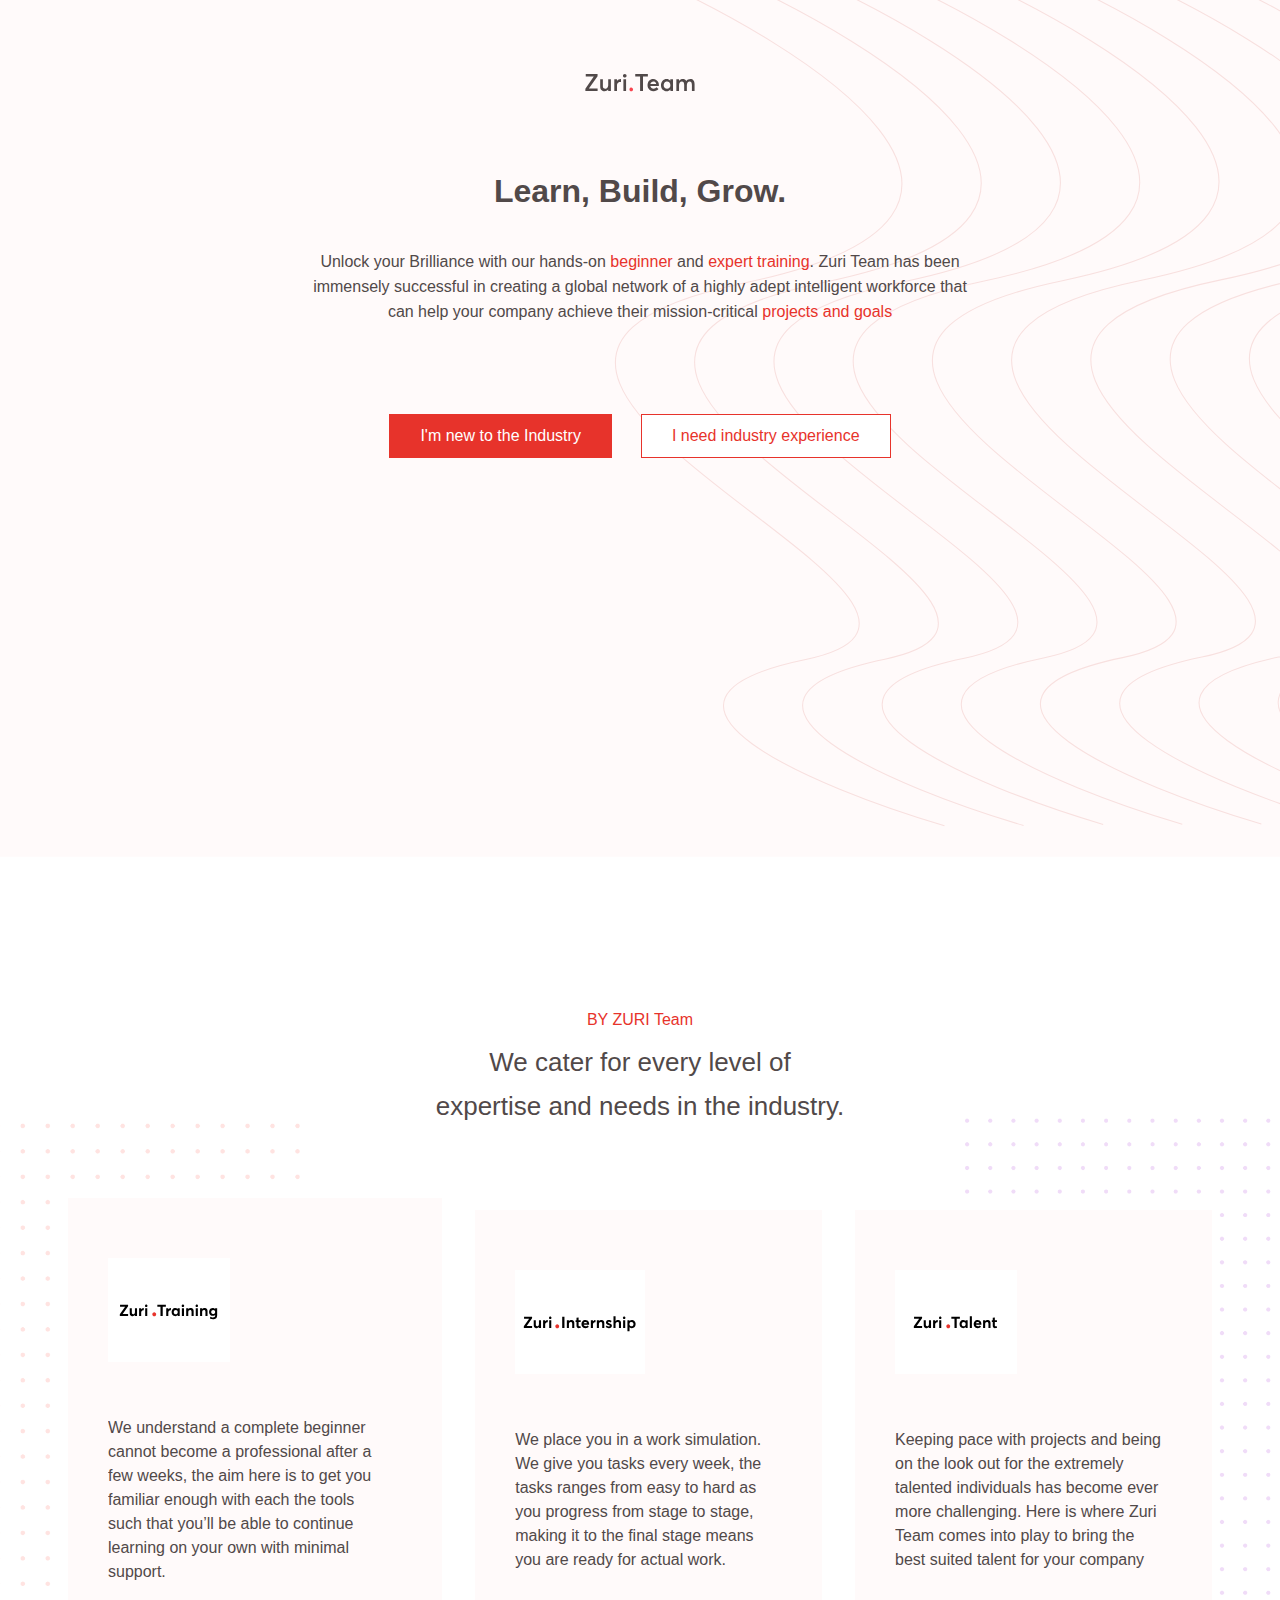
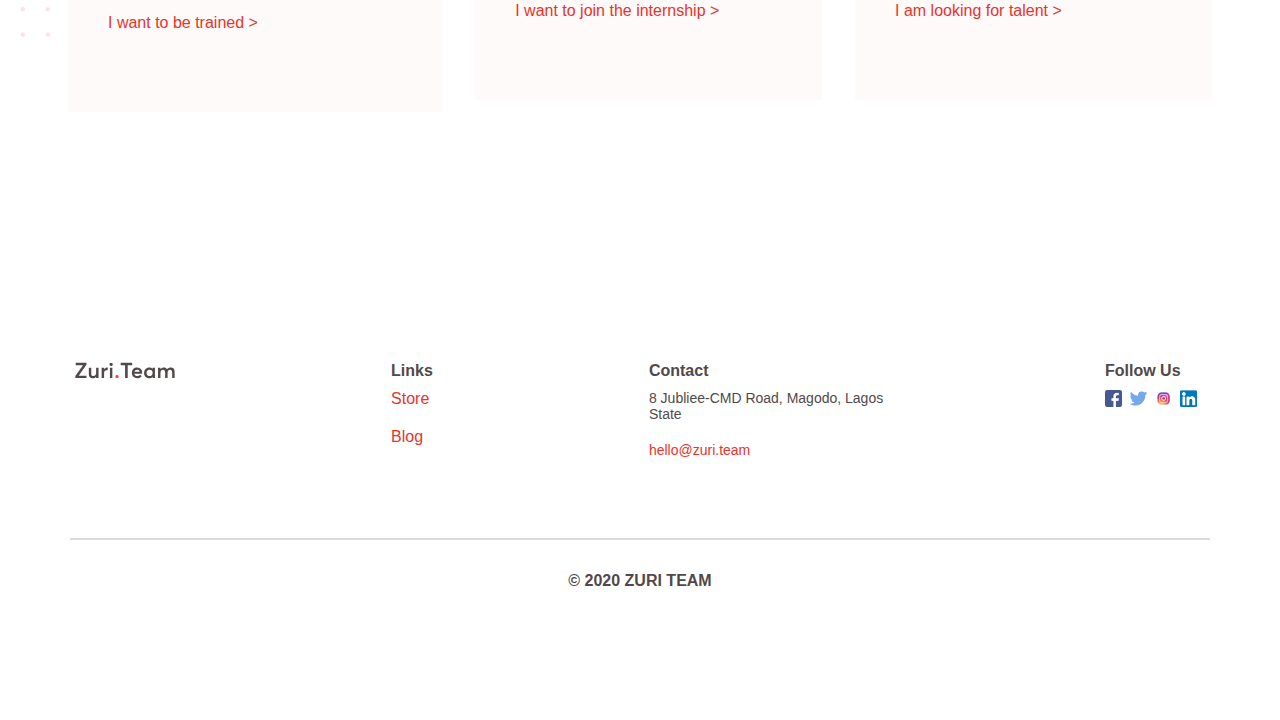
<file: index.html>
<!DOCTYPE html>
<html lang="en">

<head>
    <meta charset="UTF-8">
    <meta http-equiv="X-UA-Compatible" content="IE=edge">
    <meta name="viewport" content="width=device-width, initial-scale=1.0">
    <link rel="icon" type="image/png" sizes="32x32" href="./Zuri/images/favi-icon.png">
    <title>Zuri | team</title>
    <link rel="stylesheet" href="./Zuri/style.css">
</head>

<body>

    <!-- main state start -->
    <main>

        <!-- main-container state start -->
        <div class="main-container">

            <!-- logo-image state start -->
            <div id="logo-image">
                <img src="./Zuri/images/zuri-logo-full.svg" alt="" width="110">
            </div>
            <!-- logo-image state end -->

            <!-- text-container state start -->
            <div id="text-container">
                <h1>Learn, Build, Grow.</h1>
                <p>Unlock your Brilliance with our hands-on <span> beginner </span> and <span>expert training</span>.
                    Zuri Team has been immensely
                    successful in creating a global network of a highly adept intelligent workforce that can help your
                    company achieve their mission-critical <span>projects and goals</span>
                </p>

                <!-- links state start -->
                <div id="links">
                    <a href="./Training/training.html" id="training">I'm new to the Industry</a>
                    <a href="./Talent/talent.html" id="talent">I need industry experience</a>
                </div>
                <!-- links state start -->

            </div>
            <!-- text-container state end -->

        </div>
        <!-- main-container state end -->

        <!-- programs-container state start -->
        <div class="programs-container">

            <!-- text-container state start -->
            <div id="program-text-container">
                <h3>BY ZURI Team</h3>
                <p>We cater for every level of <br> expertise and needs in the industry.</p>
            </div>
            <!-- text-container state end -->

            <!-- programs-card state start -->
            <div id="programs-card">

                <!-- training card state start -->
                <div class="card">
                    <div id="training-bg">
                        <img src="./Zuri/images/left_bvmv7q.png" alt="" width="420">
                    </div>
                    <div id="training-card">
                        <img src="./Zuri/images/zuri-training-img.svg" alt="">
                        <p>We understand a complete beginner cannot become a professional after a few weeks, the aim
                            here is to get you familiar enough with each the tools such that you’ll be able to continue
                            learning on your own with minimal support.</p>
                        <a href="">I want to be trained > </a>
                    </div>
                </div>
                <!-- training card state end -->

                <!-- internship card state start -->
                <div class="card">
                    <div id="internship-card">
                        <img src="./Zuri/images/zuri-internship-img.svg" alt="">
                        <p>We place you in a work simulation. We give you tasks every week, the tasks ranges from easy
                            to hard as you progress from stage to stage, making it to the final stage means you are
                            ready for actual work.</p>
                        <a href=""> I want to join the internship > </a>
                    </div>
                </div>
                <!-- internship card state end -->

                <!-- talent card state start -->
                <div class="card">
                    <div id="talent-bg">
                        <img src="./Zuri/images/right_yz6hn3.png" alt="" width="390">
                    </div>
                    <div id="talent-card">
                        <img src="./Zuri/images/zuri-talent-img.svg" alt="">
                        <p>Keeping pace with projects and being on the look out for the extremely talented individuals
                            has become ever more challenging. Here is where Zuri Team comes into play to bring the best
                            suited talent for your company</p>
                        <a href="">I am looking for talent ></a>
                    </div>
                </div>
                <!-- talent card state start -->

            </div>
            <!-- programs-card state end -->

        </div>
        <!-- programs-container state end -->

    </main>
    <!-- main state end -->

    <!-- footer state start -->
    <footer>

        <!-- contact-info state start -->
        <div id="contact-info">

            <div class="contact-links">
                <img src="./Zuri/images/zuri-logo-full.svg" id="footer-logo" alt="" width="100">
            </div>

            <div class="contact-links" id="store-blog">
                <h3>Links</h3>
                <a href="">Store</a>
                <a href="" class="link-position"> Blog</a>
            </div>

            <div class="contact-links">
                <h3>Contact</h3>
                <p>8 Jubliee-CMD Road, Magodo, Lagos State</p>
                <a href="" class="link-position" id="email-link">hello@zuri.team</a>
            </div>

            <div class="contact-links" id="follow-us">
                <h3>Follow Us</h3>
                <div id="social-links">
                    <img src="./Zuri/images/fb.png" alt="" width="25">
                    <img src="./Zuri/images/twitter.png" alt="" width="25">
                    <img src="./Zuri/images/IG.png" alt="" width="25">
                    <img src="./Zuri/images/in.png" alt="" width="25">
                </div>
            </div>
        </div>
        <!-- contact-info state end -->

        <div id="empty-div"></div>

        <!-- copyright state start -->
        <div id="copyright">
            <h3>© 2020 ZURI TEAM</h3>
        </div>
        <!-- copyright state end -->

    </footer>
    <!-- footer state end -->
</body>

</html>
</file>
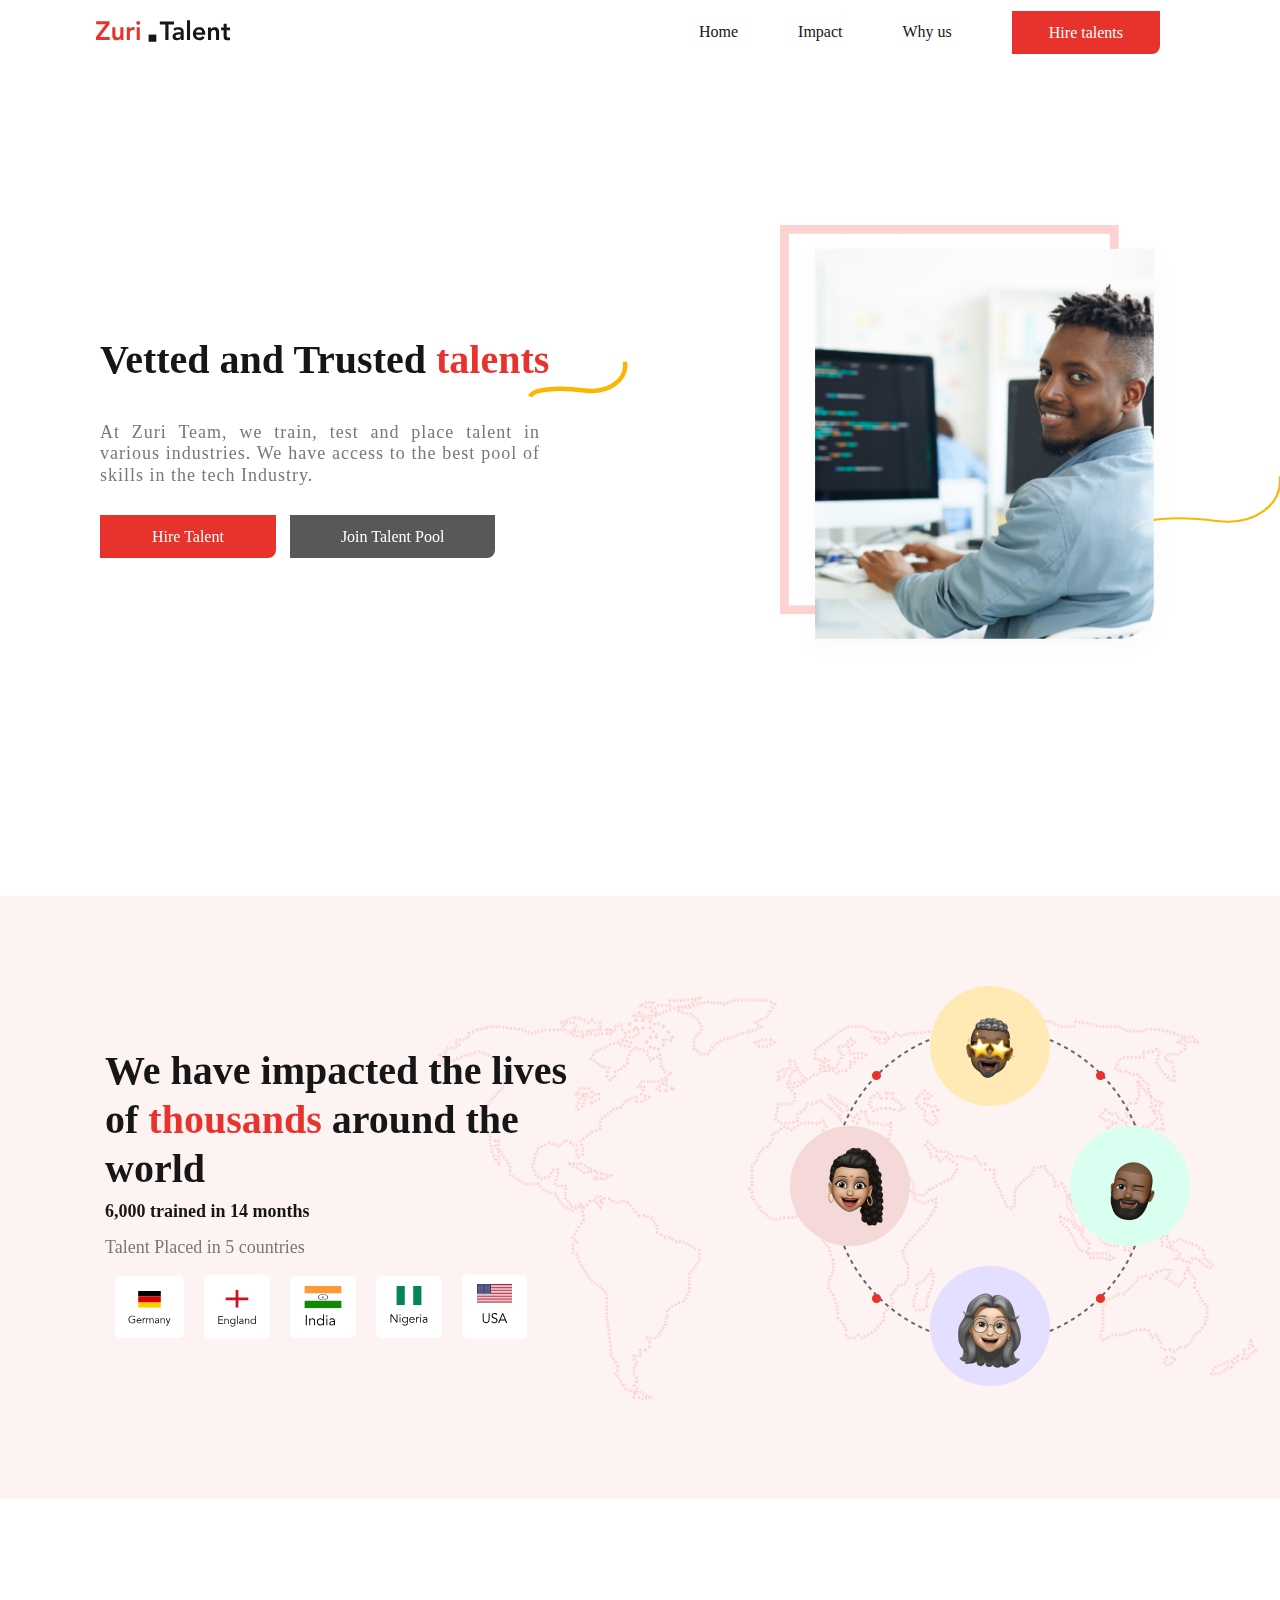
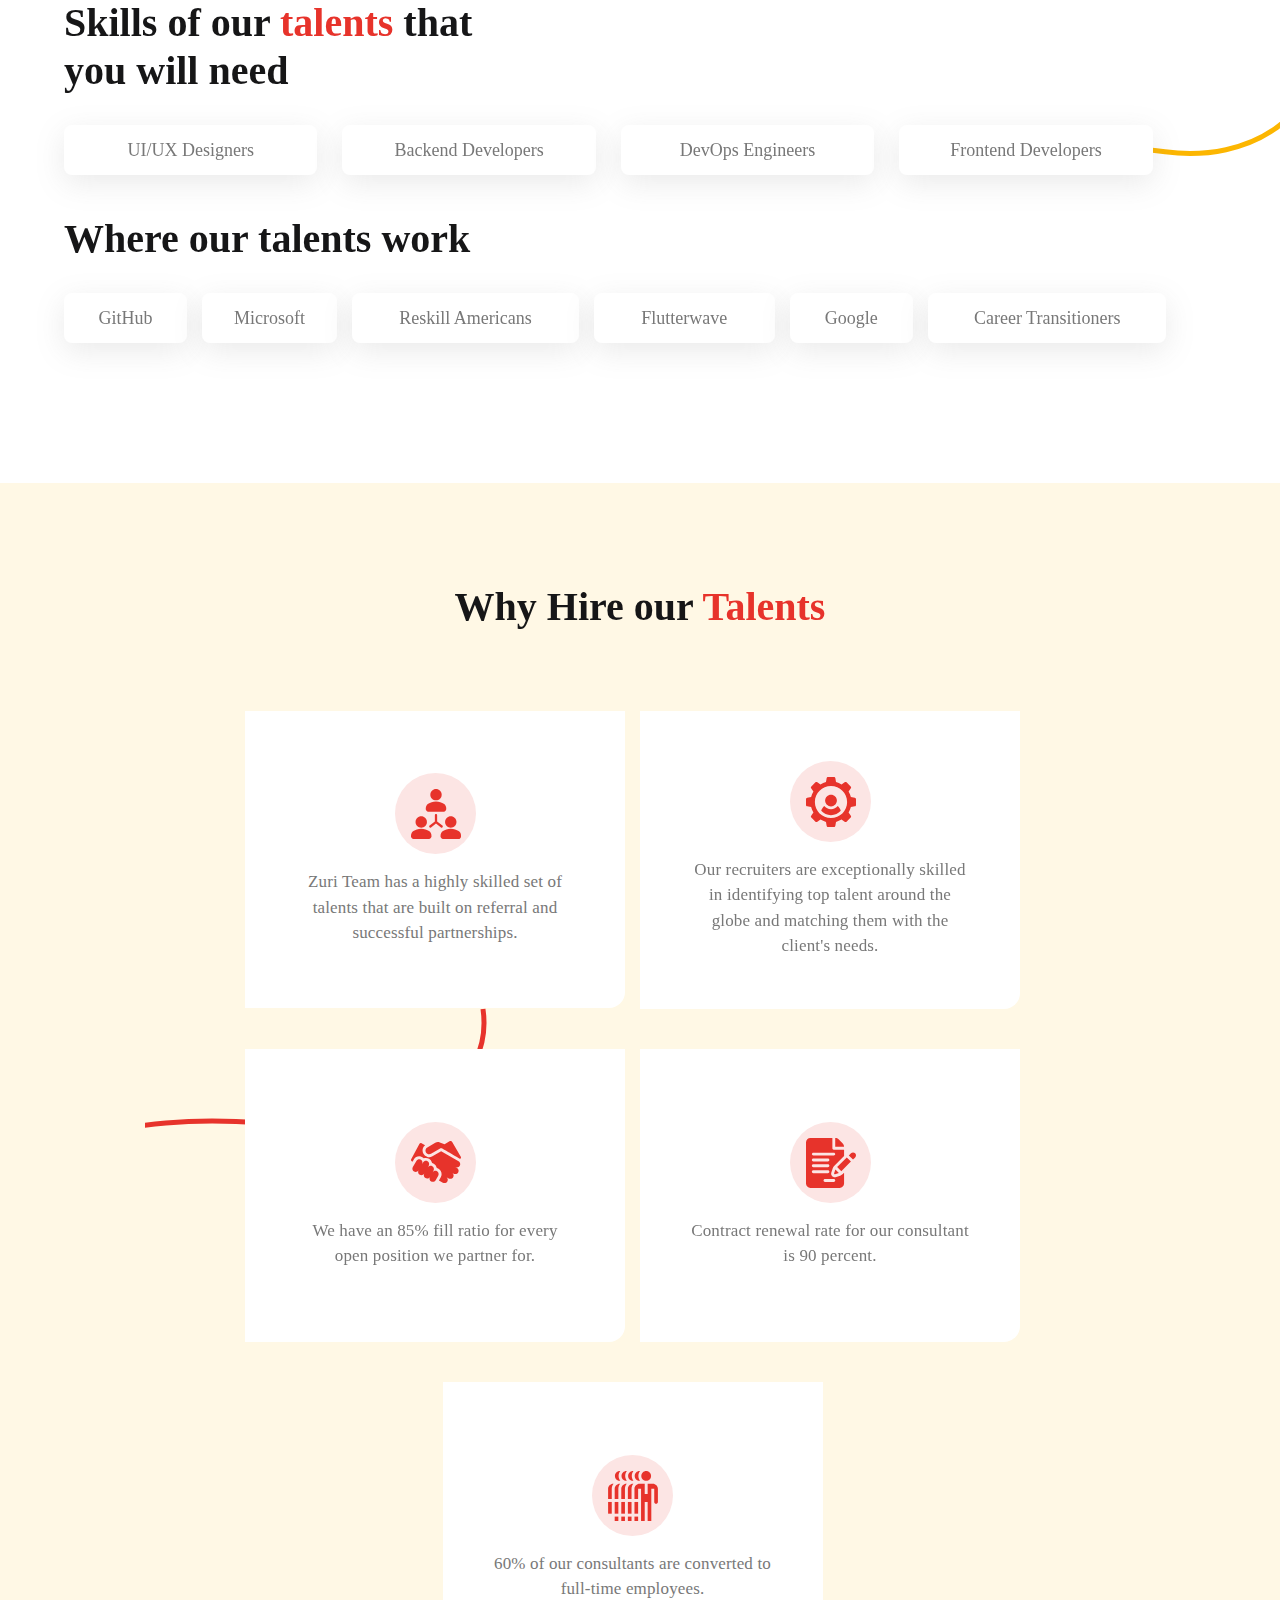
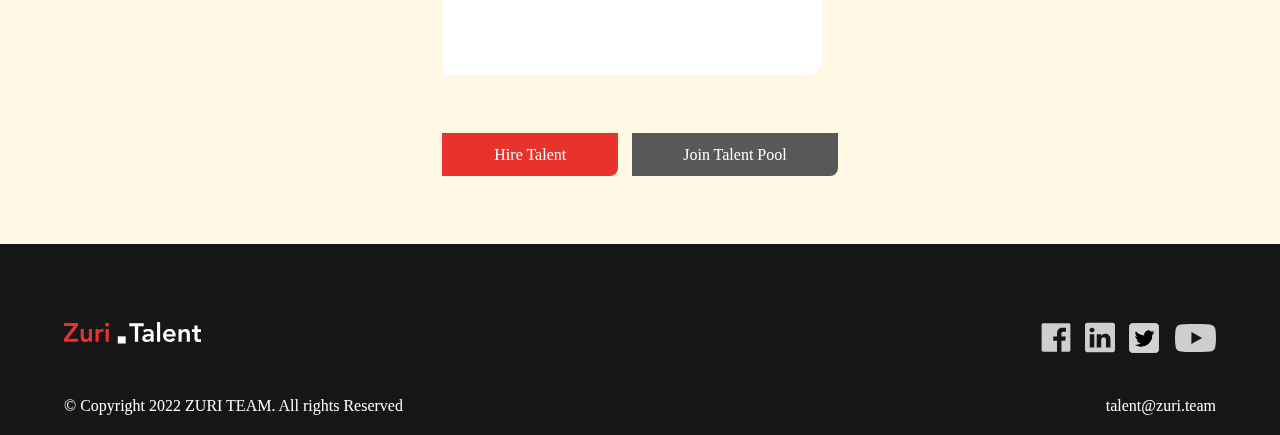
<file: Talent/talent.html>
<!DOCTYPE html>
<html lang="en">
<head>
    <meta charset="UTF-8">
    <meta http-equiv="X-UA-Compatible" content="IE=edge">
    <meta name="viewport" content="width=device-width, initial-scale=1.0">
    <link rel="icon" type="image/png" sizes="32x32" href="./images/favi-icon.png">
    <title>Zuri | talent</title>
    <link rel="stylesheet" href="style.css">
</head>
<body>
    
    <!-- header state start -->
    <header>
        <!-- nav state start -->
        <nav>
            <!-- logo state start -->
            <div id="logo">
                <a href=""><img src="./images/logo2.svg" alt="" width="134"></a>
            </div>
            <!-- logo state end -->

            <!-- nav-links state start -->
            <div id="nav-links">

                    <ul>
                        <li><a href="" id="home-link">Home</a></li>
                        <li><a href="" id="impact-link">Impact</a></li>
                        <li><a href="" id="why-link">Why us</a></li>
                        <li><a href="" id="hire-link">Hire talents</a></li>
                    </ul>

            </div>
            <!-- nav-links state end -->

        </nav>
        <!-- nav state start -->
    </header>
    <!-- header state end -->


    <!-- main state start -->
    <main>

        <div class="main-container">
            <div id="home">
                <div id="hero-content">
                    <p>Vetted and Trusted <span>talents</span></p>
                    <div class="line1">
                        <img src="./images/thick2.svg" alt="" width="100">
                    </div>
                    <p> At Zuri Team, we train, test and place talent in various industries. We have access to the best pool of skills in the tech Industry.</p>
                    <div class="btn" >
                        <a href="" class="hire-link">Hire Talent</a>
                        <a href="" class="talent-link">Join Talent Pool</a>
                    </div>
                </div>
                <div id="hero-image">
                    <img src="./images/section1.png" alt="" class="hero-img"  width="400">
                    <div class="line2">
                        <img src="./images/line1.svg" alt="" class="line-img" width="150">
                    </div>
                </div>
                
            </div>

            <div id="Impact">
                <div class="section1">
                    <div id="section1-content">
                        <p>We have impacted the lives of <span> thousands</span> around the world</p>
                        <p>6,000 trained in 14 months</p>
                        <p>Talent Placed in 5 countries</p>
    
                        <div id="country-details">
                           <div class="country-image" id="ger-image">
                                <img src="./images/GER.svg" alt="" width="43">
                           </div>
                           <div class="country-image" id="eng-image">
                                <img src="./images/ENG.svg" alt="" width="40">
                           </div>
                            <div class="country-image" id="ind-image">
                                <img src="./images/ind.svg" alt="" width="38">
                            </div>
                            <div class="country-image" id="nig-image">
                                <img src="./images/NIG.svg" alt="" width="40">
                            </div>
                            <div class="country-image" id="usa-image">
                                <img src="./images/ussa.svg" alt="" width="35">
                            </div>
    
                        </div>
                    </div>
                    <div id="section1-image">
                        <img src="./images/section2.png" alt="" width="400">
                    </div>
                </div>

                <div class="section2">
                    <div class="skills-header">
                        <p>Skills of our <span>talents</span> that you will need</p>
                    </div>

                    <div id="skills-container">
                        <div class="skill-tags">
                            <div class="skill-tag">
                                <p>UI/UX Designers</p>
                            </div>
                            <div class="skill-tag">
                                <p>Backend Developers</p>
                            </div>
                            <div class="skill-tag">
                                <p>DevOps Engineers</p>
                            </div>
                            <div class="skill-tag">
                                <p>Frontend Developers</p>
                            </div>
                        </div>
                        <div class="skill-line">
                            <img src="./images/line1.svg" alt="">
                        <iv>
                    </div>

                    
                    <div class="skills-header">
                        <p>Where our talents work</p>
                    </div>

                    <div class="skill-tags">
                        <div id="talent0" class="talent">
                            <p>GitHub</p>
                        </div>
                        <div id="talent1" class="talent">
                            <p>Microsoft</p>
                        </div>
                        <div id="talent2" class="talent">
                            <p>Reskill Americans</p>
                        </div>
                        <div id="talent3" class="talent">
                            <p>Flutterwave</p>
                        </div>
                        <div id="talent4" class="talent">
                            <p>Google</p>
                        </div>
                        <div id="talent5" class="talent">
                            <p>Career Transitioners</p>
                        </div>
                    </div>
                </div>
            </div>

            <div id="whyUs">
                <div class="section3">
                    <p id="section3-header">Why Hire our <span>Talents</span></p>

                    <div class="section3-card">
                        <div class="card" id="first">
                            <div class="card-content" id="first-card"  >
                                <img src="./images/people.svg" alt="">
                                <p>Zuri Team has a highly skilled set of talents that are built on referral and successful partnerships.</p>
                            </div>
                            <div class="card-rope">
                                <img src="./images/rope.svg" alt="">
                            </div>
                        </div>
                        <div class="card">
                            <div class="card-content"  id="second-card">
                                <img src="./images/mech.svg" alt="">
                                <p>Our recruiters are exceptionally skilled in identifying top talent around the globe and matching them with the client's needs.</p>
                            </div>
                        </div>
                        <div class="card" >
                            <div class="card-content" id="third-card">
                                <img src="./images/hand.svg" alt="">
                                <p>We have an 85% fill ratio for every open position we partner for.</p>
                            </div>
                        </div>
                        <div class="card" >
                            <div class="card-content" id="fourth-card">
                                <img src="./images/write.svg" alt="" >
                                <p>Contract renewal rate for our consultant is 90 percent.</p>
                            </div>
                        </div>
                        <div class="card" id="fifth">
                            <div class="card-content" id="fifth-card">
                                <img src="./images/many.svg" alt="">
                                <p>60% of our consultants are converted to full-time employees.</p>
                            </div>
                        </div>
                    </div>

                    <div class="btn" >
                        <a href="" class="hire-link">Hire Talent</a>
                        <a href="" class="talent-link">Join Talent Pool</a>
                    </div>
                </div>
            </div>

        </div>

    </main>
    <!-- main state end -->

      <!-- footer state start -->
    <footer>
        <div class="footer-links">
            <div class="logo-links">
                <div id="logo">
                    <img src="./images/logo.svg" alt="" width="100%">
                </div>
                <div id="social-links">
                    <a href=""> <img src="./images/facebook.svg" alt="" width="30" ></a>
                    <a href=""><img src="./images/linkd.svg" alt="" width="30"></a>
                    <a href=""> <img src="./images/twit.png" alt="" width="30"></a>
                    <a href="" id="youtube-link"><img src="./images/youtube.svg" alt="" width="43"></a>
                </div>
            </div>
            <div class="copyright">
                <p>© Copyright 2022 ZURI TEAM. All rights Reserved</p>
                <a href="">talent@zuri.team</a>
            </div>
        </div>

    </footer>
    <!-- footer state start -->

</body>
</html>
</file>
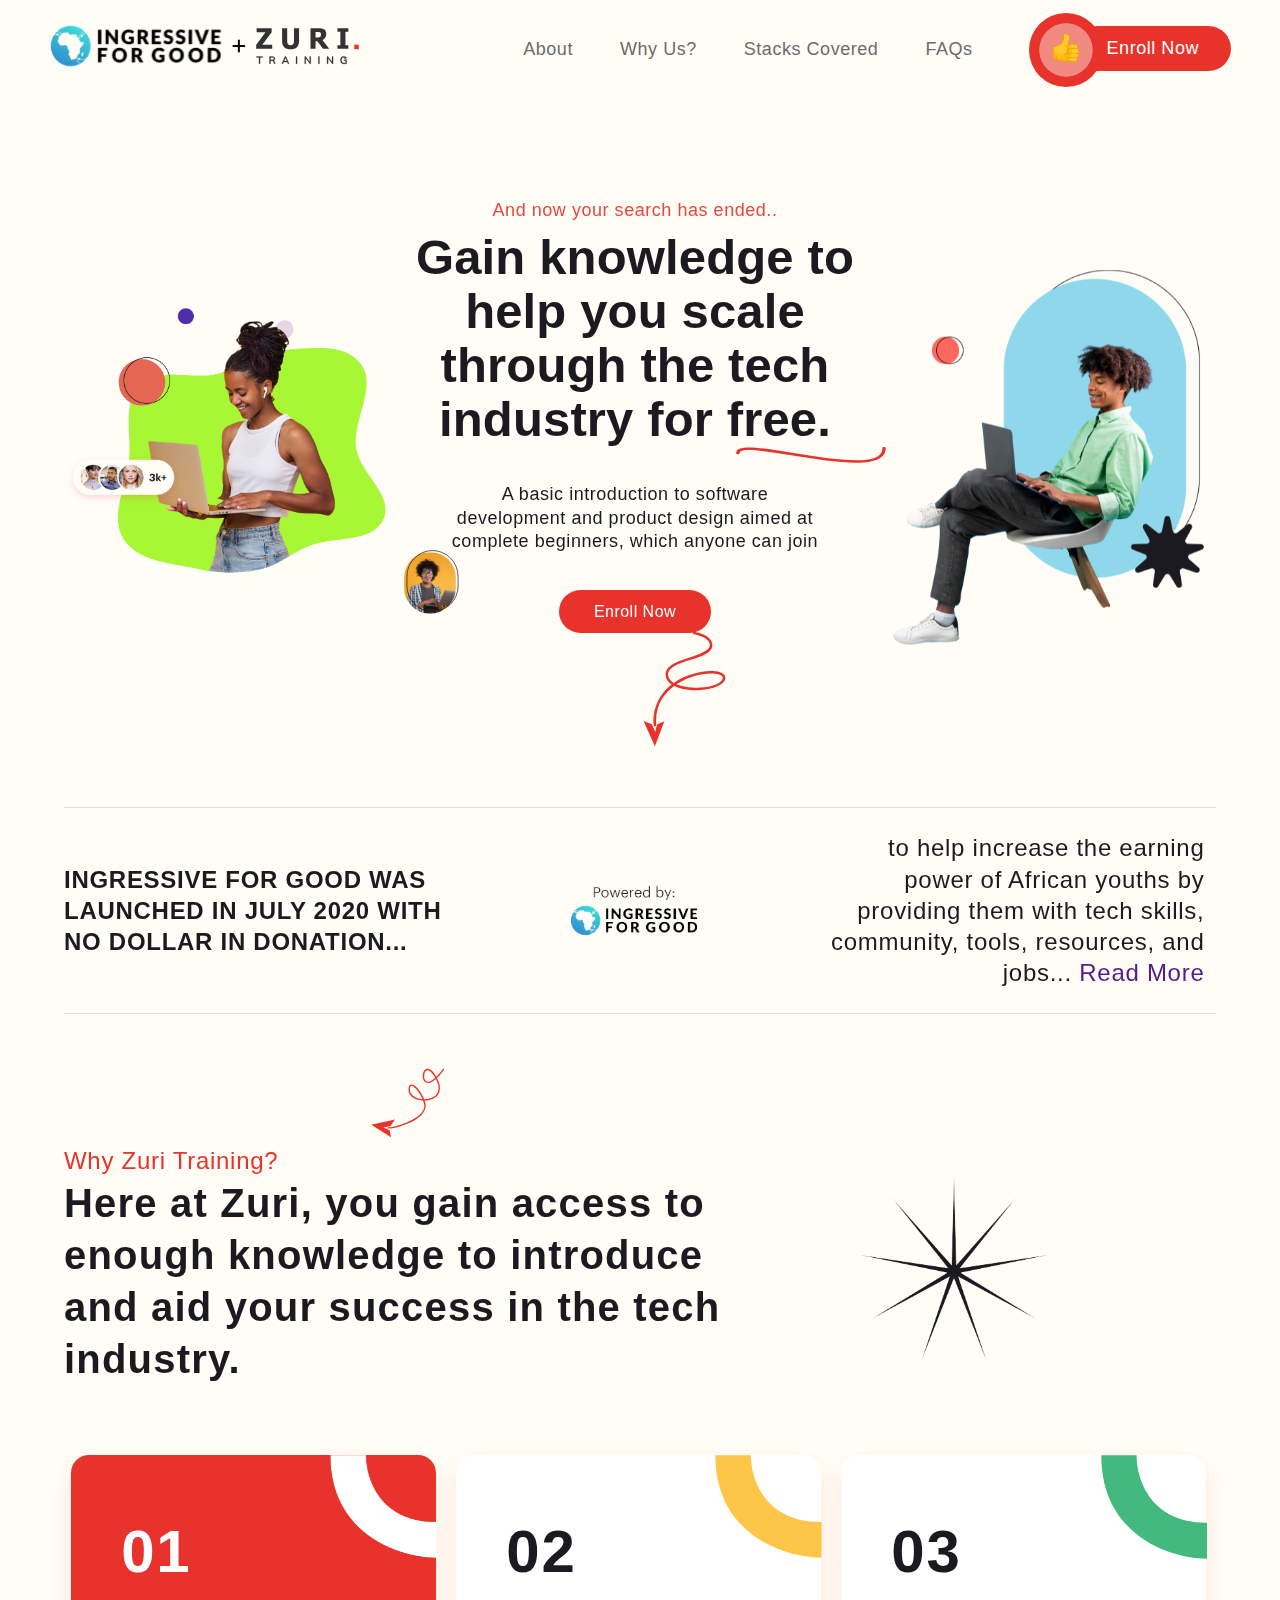
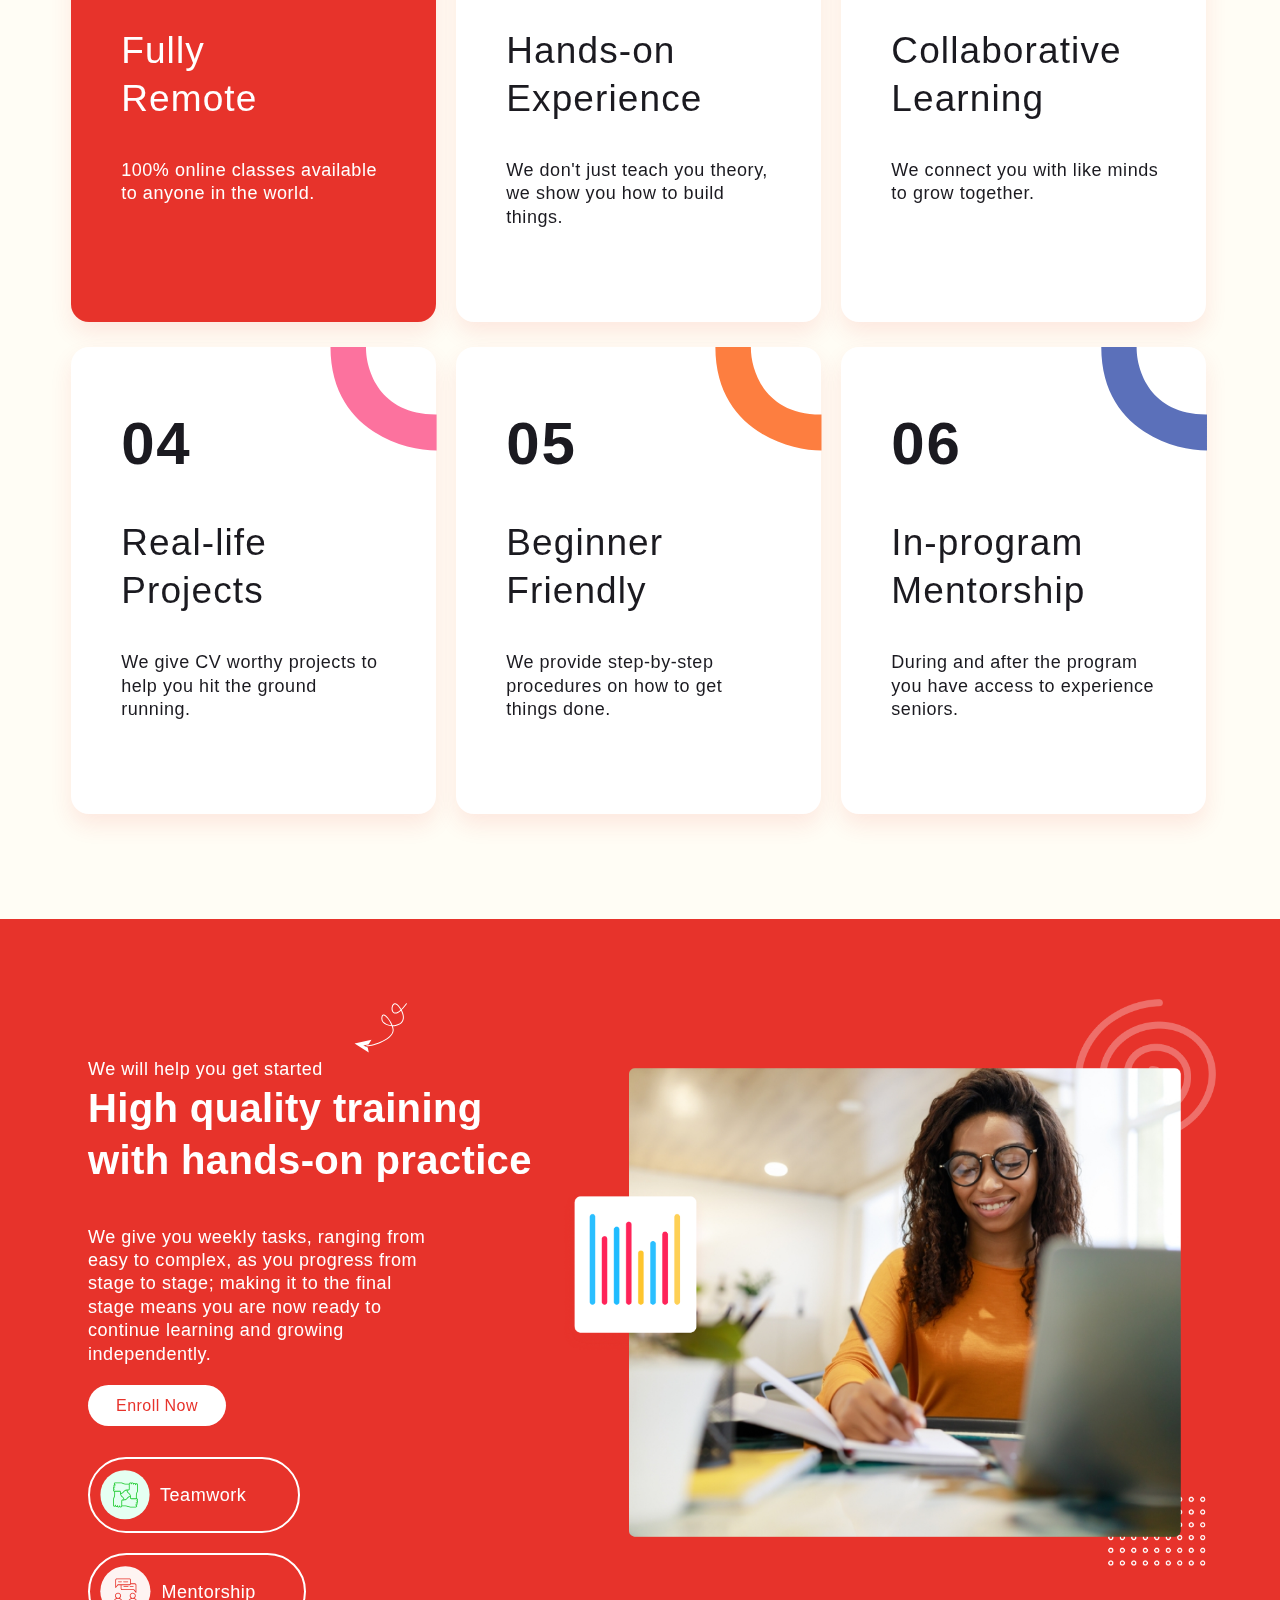
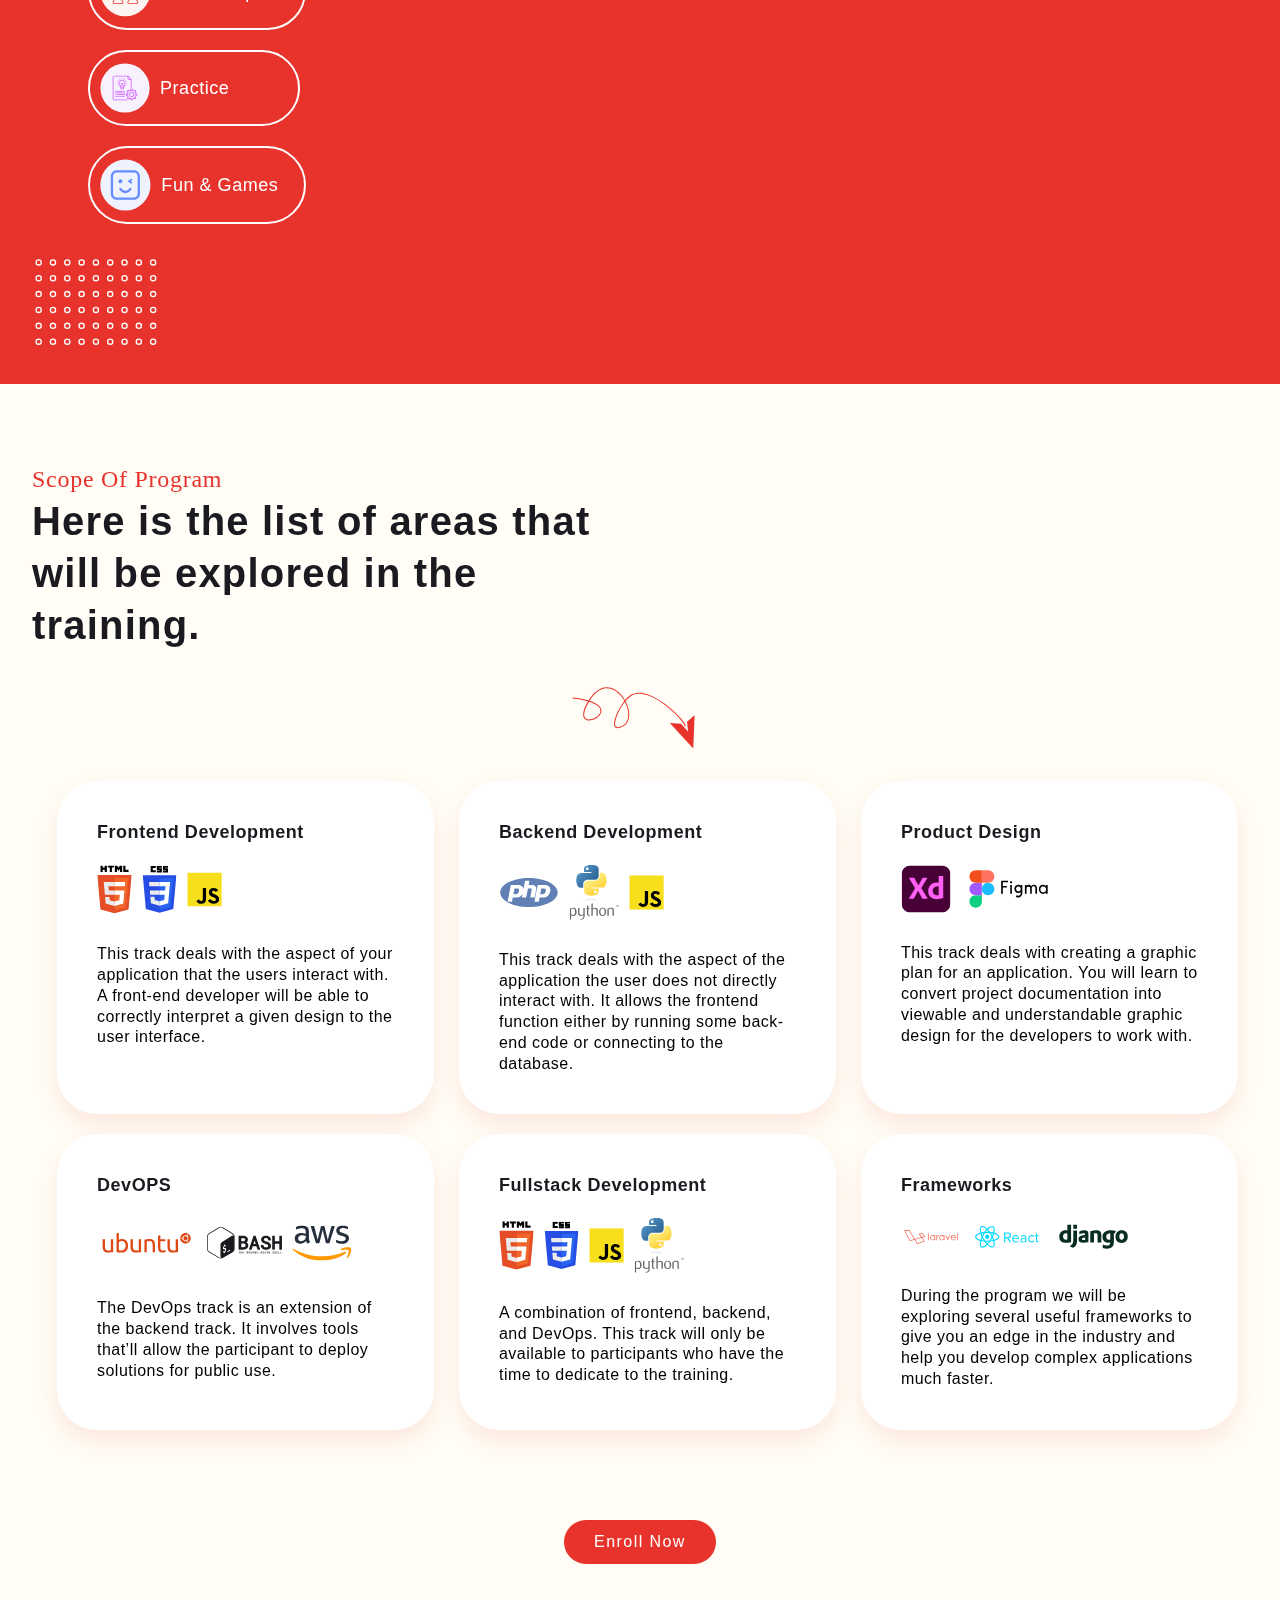
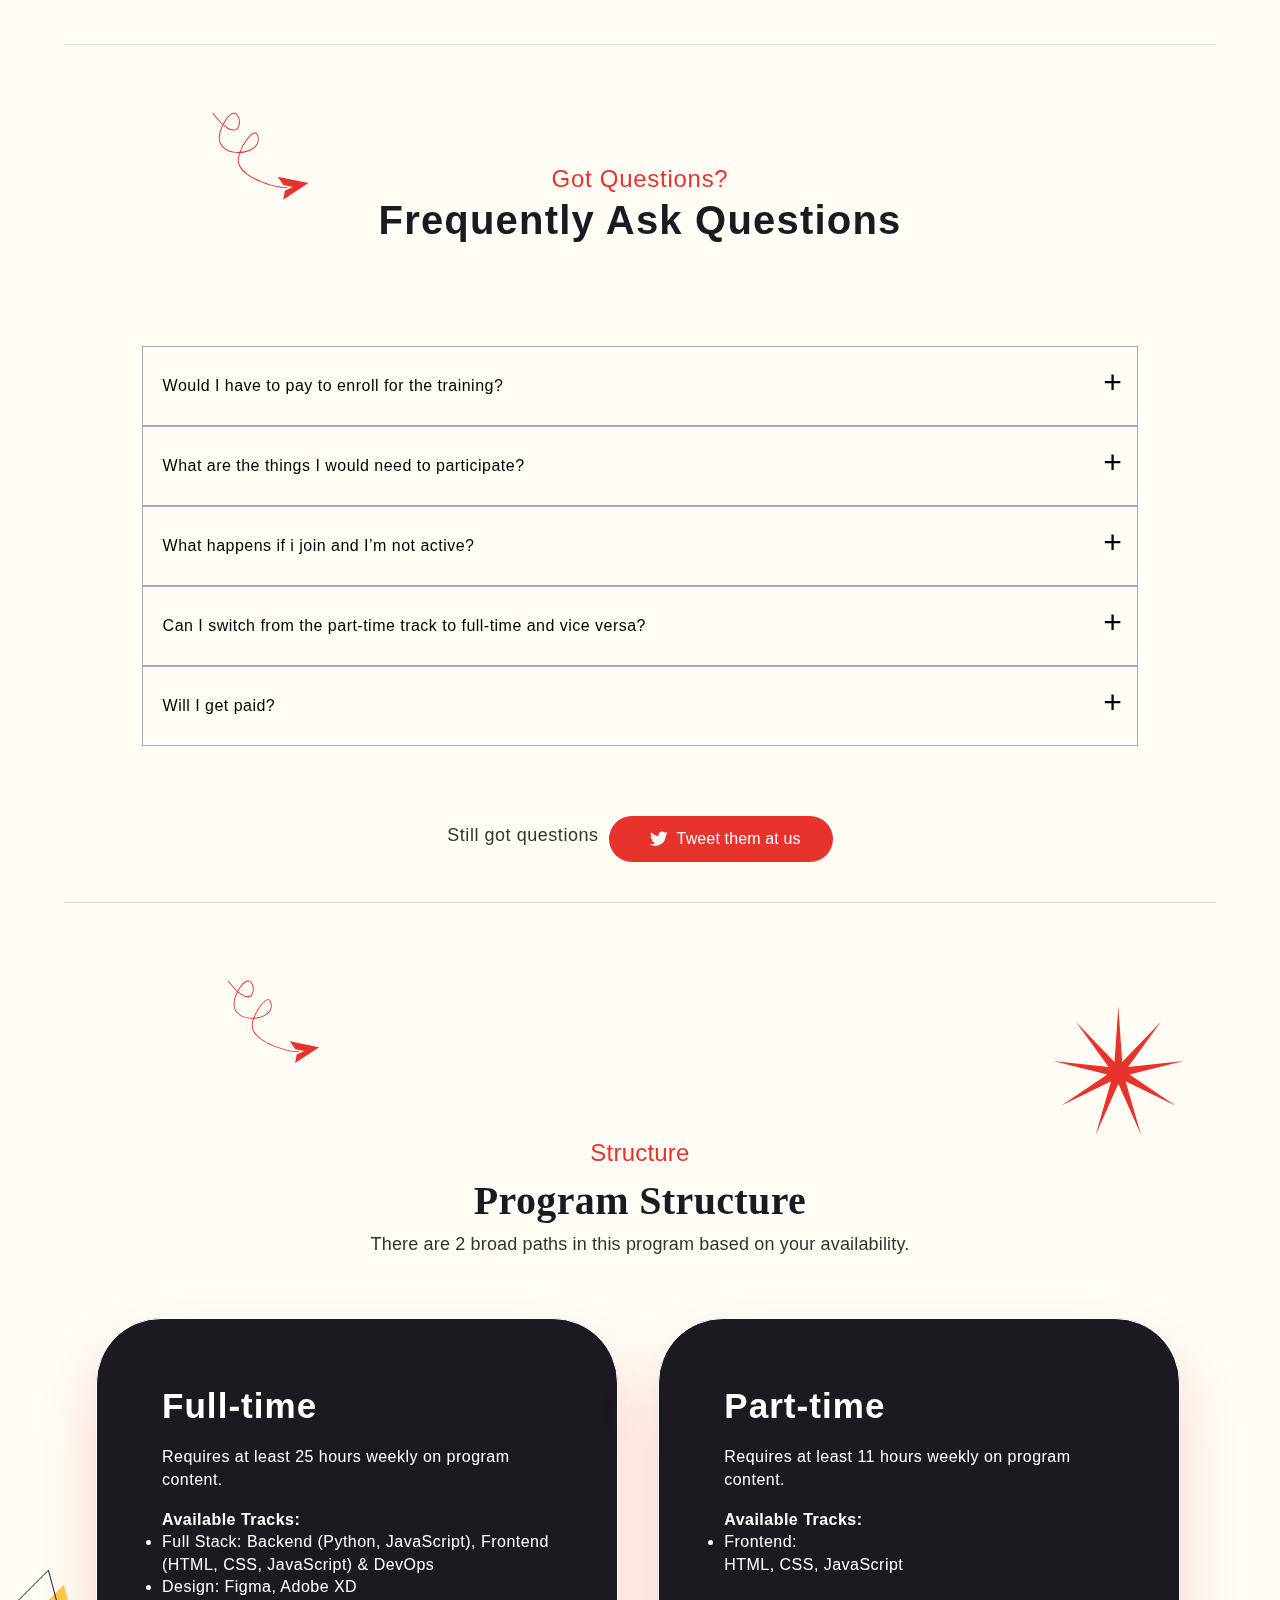
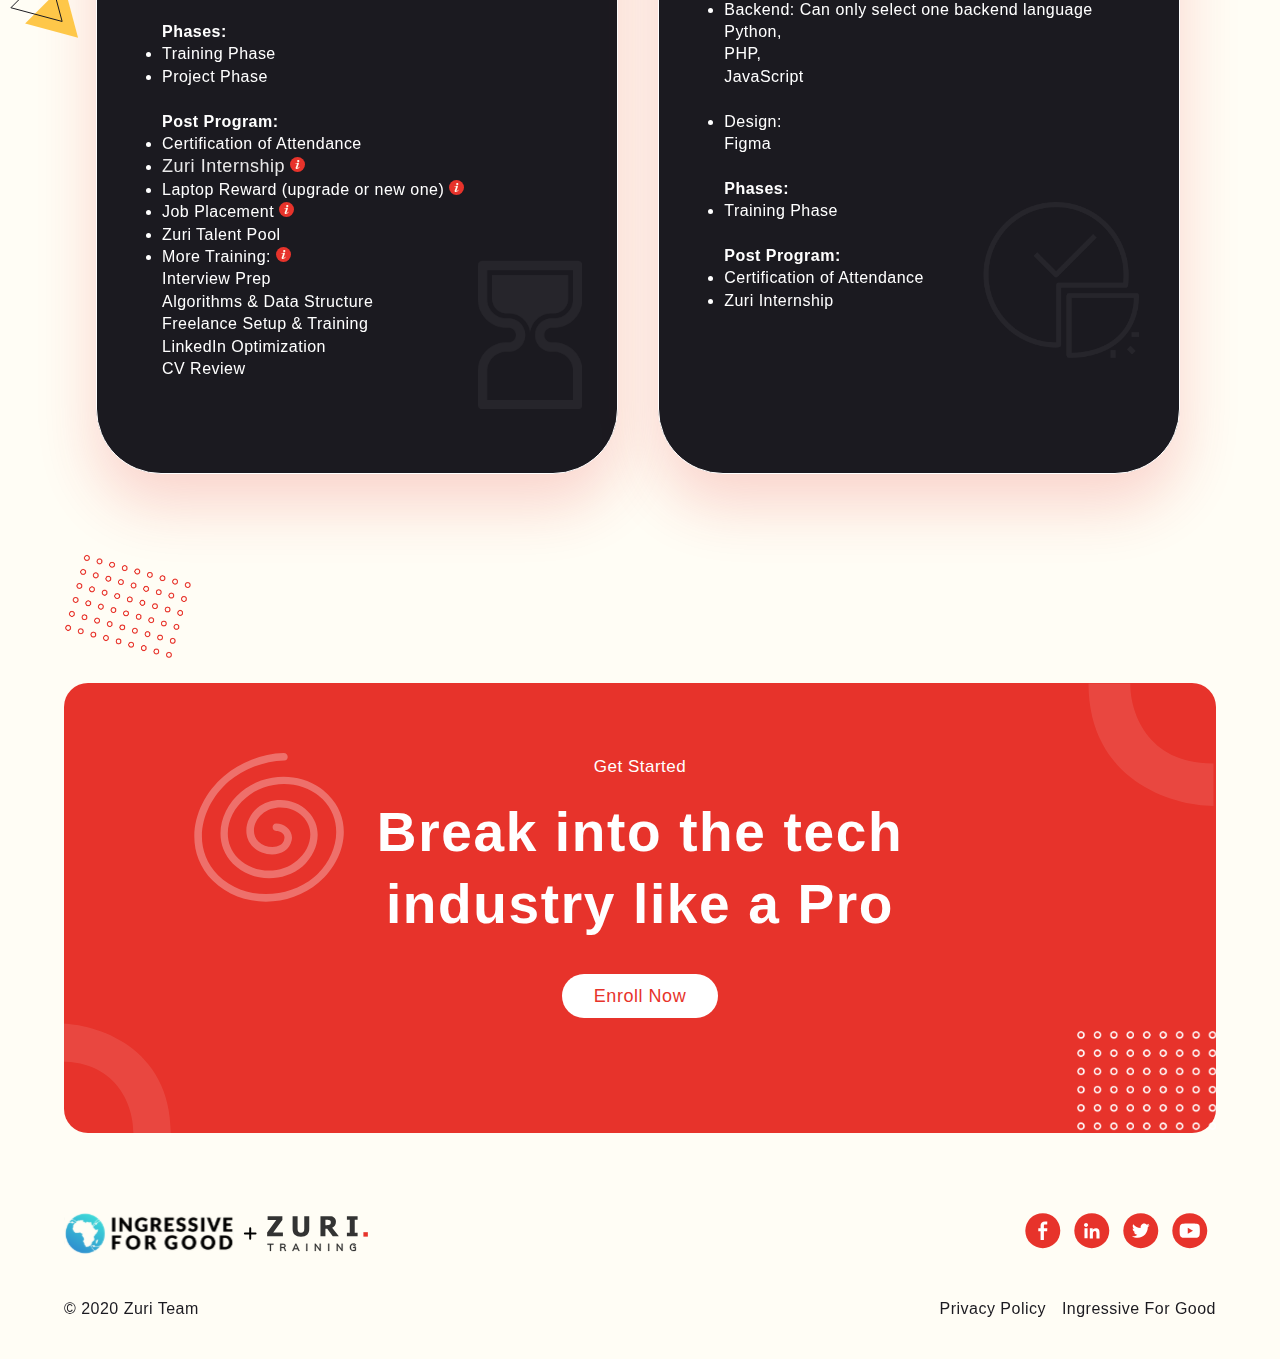
<file: Training/training.html>
<!DOCTYPE html>
<html lang="en">
  <head>
    <meta charset="UTF-8" />
    <meta http-equiv="X-UA-Compatible" content="IE=edge" />
    <meta name="viewport" content="width=device-width, initial-scale=1.0" />
    <link
      rel="icon"
      type="image/png"
      sizes="32x32"
      href="./images/favi-icon.png"
    />
    <title>Zuri | training</title>
    <link rel="stylesheet" href="style.css" />
  </head>
  <body>
    <!-- header state start -->
    <header>
      <!-- nav state start -->
      <nav>
        <!-- logo state start -->
        <div id="logo">
          <a href="#hero-page"
            ><img src="./images/logo (3).svg" alt="" width="310"
          /></a>
        </div>
        <!-- logo state end -->

        <!-- nav-links state start -->
        <div id="nav-links">
          <div id="page-links">
            <ul>
              <li><a href="#about-page">About</a></li>
              <li><a href="#whyUs-page">Why Us?</a></li>
              <li><a href="#stacks-page">Stacks Covered</a></li>
              <li><a href="#faqs">FAQs</a></li>
            </ul>
          </div>

          <!-- Enroll button state start -->
          <div id="Enroll-btn">
            <a href="#">
              <img
                src="./images/thumbs.png"
                id="nav-enroll-img"
                alt=""
                width="74"
            /></a>
            <a href="#" id="nav-enroll-link">Enroll Now</a>
          </div>
          <!-- Enroll button state end -->
        </div>
        <!-- nav-links state end -->
      </nav>
      <!-- nav state start -->
    </header>
    <!-- header state end -->

    <!-- main state start -->
    <main>
      <!-- container state start -->
      <div class="main-container">
        <div id="hero-page">
          <div id="lady1-image">
            <img src="./images/lady1.jpg" alt="" width="370" >
          </div>

          <div id="container">
            <p>And now your search has ended..</p>
            <p>
              Gain knowledge to help you scale through the tech industry for
              free.
            </p>

            <div id="line1">
              <img src="./images/line.svg" alt="" width="150" />
            </div>

            <p>
              A basic introduction to software development and product design
              aimed at complete beginners, which anyone can join
            </p>

            <div id="btn">
              <a href="">Enroll Now</a>
            </div>

            <div id="line2">
              <img src="./images/section1wire.svg" alt="" width="85">
            </div>

            <img src="./images/maleface.svg" alt="" class="line3" width="55" >
          </div>

          <div id="male1-image">
            <img src="./images/male1.png" alt="" width="330" >
          </div>
        </div>

        <div class="empty-div"></div>

        <div id="about-page">
          <div id="left-details">
            <p>
              INGRESSIVE FOR GOOD WAS LAUNCHED IN JULY 2020 WITH NO DOLLAR IN
              DONATION...
            </p>
          </div>

          <div id="centre-details">
            <img src="./images/ingresive.png" alt="" >
          </div>

          <div id="right-details">
            <p>
              to help increase the earning power of African youths by providing
              them with tech skills, community, tools, resources, and jobs...
              <a href="">Read More</a>
            </p>
          </div>
        </div>

        <div class="empty-div"></div>

        <div id="whyUs-page">
          <div id="whyUs-container">
              <div id="left">
                <div id="line">
                  <img src="./images/section3wire.svg" alt="" width="15%">
                </div>
                <p>Why Zuri Training?</p>
                <p>
                  Here at Zuri, you gain access to enough knowledge to introduce
                  and aid your success in the tech industry.
                </p>
              </div>

              <div id="right">
                <div id="star">
                  <img src="./images/Star.png" alt="" width="65%">
                </div>
              </div>
          </div>
        </div>

        <div id="Program-details">
          <div class="main-card">
            <div class="card" id="remote">
              <img src="./images/curve1.png" alt="" >
              <p>01</p>
              <p>Fully <br> Remote</p>
              <p> 100% online classes available to anyone in the world.</p>
            </div>
            <div class="card" id="experience">
              <img src="./images/curve.svg" alt="" >
              <p>02</p>
              <p>Hands-on Experience</p>
              <p>We don't just teach you theory, we show you how to build things.</p>
            </div>
            <div class="card" id="collab-learning">
              <img src="./images/curve3.svg" alt="" >
              <p>03</p>
              <p>Collaborative Learning</p>
              <p>We connect you with like minds to grow together.</p>
            </div>
            <div class="card" id="project">
              <img src="./images/curve4.svg" alt="" >
              <p>04</p>
              <p>Real-life Projects</p>
              <p>We give CV worthy projects to help you hit the ground running.</p>
            </div>
            <div class="card" id="friendly">
              <img src="./images/curve5.svg" alt="" >
              <p>05</p>
              <p>Beginner Friendly</p>
              <p>We provide step-by-step procedures on how to get things done.</p>
            </div>
            <div class="card" id="mentorship">
              <img src="./images/curve6.svg" alt="" >
              <p>06</p>
              <p>In-program Mentorship</p>
              <p>During and after the program you have access to experience seniors.</p>
            </div>
          </div>
        </div>

        <div id="enrol-details">
          <div class="enrol-section">
            <div class="enrol-container" id="detail1">
              <div id="enrol-text">
                <div id="enrol-wire">
                  <img src="./images/section5wire.svg" alt=""  width="24%">
                </div>
                <p>We will help you get started</p>
                <p>High quality training with hands-on practice</p>
                <p>We give you weekly tasks, ranging from easy to complex, as you progress from stage to stage; making it to the final stage means you are now ready to continue learning and growing independently.</p>
                <div id="section5-btn">
                  <a href="">Enroll Now</a>
                </div>
              </div>

              <div class="enrol-buttons">
                <div class="enrol-button" id="first-btn" >
                  <button>
                    <img src="./images/hand.svg" alt="" width="24%">
                    <p>Teamwork</p>
                  </button>
                </div>
                <div class="enrol-button" id="second-btn">
                  <button>
                    <img src="./images/mentor.svg" alt="" width="24%">
                    <p>Mentorship</p>
                  </button>
                </div>
                <div class="enrol-button" id="third-btn">
                  <button>
                    <img src="./images/practice.svg" alt="" width="24%">
                    <p>Practice</p>
                  </button>
                </div>
                <div class="enrol-button" id="fourth-btn">
                  <button>
                    <img src="./images/games.svg" alt="" width="24%">
                    <p>Fun & Games</p>
                  </button>
                </div>
              </div>
              
            </div>
  
            <div class="enrol-container2" id="detail2">
              <div id="enrol-image">
                <img src="./images/section5-image (1).png" alt="" width="100%" >
              </div>
            </div>
          </div>

          <div id="enrol-circle">
            <img src="./images/dotsection5.svg" alt="" width="15%">
          </div>
        </div>

        <div id="stacks-page">
          <div class="stack-container">
            <div id="stack-text">
              <p>Scope Of Program</p>
              <p>
                Here is the list of areas that will be explored in the training.
              </p>
            </div>
            <div id="stack-line">
              <img src="./images/section6.svg" alt="" width="12%">
            </div>
          </div>
          <div class="stack-card">
            <div class="frontend-card">
              <h5>Frontend Development</h5>
              <div class="card-label">
                <img src="./images/html.svg" alt="" width="35px" >

                <img src="./images/css-3 logo.svg" alt="" width="35px" >

                <img src="./images/javascript logo.svg" alt=""  width="35px">
              </div>
              <p>
                This track deals with the aspect of your application that the
                users interact with. A front-end developer will be able to
                correctly interpret a given design to the user interface.
              </p>
            </div>
            <div class="backend-card">
              <h5>Backend Development</h5>
              <div class="card-label">
                <img src="./images/php2 logo.svg" alt="" width="60px">

                <img src="./images/python-4 logo.svg" alt="" width="50px">

                <img src="./images/javascript logo.svg" alt="" width="35px">
              </div>
              <p>
                This track deals with the aspect of the application the user
                does not directly interact with. It allows the frontend function
                either by running some back-end code or connecting to the
                database.
              </p>
            </div>
            <div class="design-card">
              <h5>Product Design</h5>
              <div class="card-label">
                <img src="./images/adobe-xd logo.svg" alt="" width="50px">
                <img src="./images/Figma logo.svg" alt="" width="95px">
              </div>
              <p>
                This track deals with creating a graphic plan for an
                application. You will learn to convert project documentation
                into viewable and understandable graphic design for the
                developers to work with.
              </p>
            </div>
            <div class="devops-card">
              <h5>DevOPS</h5>
              <div class="card-label">
                <img src="./images/Ubuntu logo.svg" alt="" width="100px">
                <img src="./images/Bash logo.svg" alt="" width="75px">
                <img src="./images/aws logo.svg" alt="" width="60px">
              </div>
              <p>
                The DevOps track is an extension of the backend track. It
                involves tools that’ll allow the participant to deploy solutions
                for public use.
              </p>
            </div>
            <div class="fullstack-card">
              <h5>Fullstack Development</h5>
              <div class="card-label">
                <img src="./images/html.svg" alt="" width="35px" >
                <img src="./images/css-3 logo.svg" alt="" width="35px">
                <img src="./images/javascript logo.svg" alt="" width="35px" >
                <img src="./images/python-4 logo.svg" alt="" width="50px" >
              </div>
              <p>
                A combination of frontend, backend, and DevOps. This track will
                only be available to participants who have the time to dedicate
                to the training.
              </p>
            </div>
            <div class="frameworks-card">
              <h5>Frameworks</h5>
              <div class="card-label">
                <img src="./images/Laravel logo.svg" alt="" width="60px">
                <img src="./images/React logo.svg" alt="" width="75px">
                <img src="./images/Django logo.svg" alt="" width="75px">
              </div>
              <p>
                During the program we will be exploring several useful
                frameworks to give you an edge in the industry and help you
                develop complex applications much faster.
              </p>
            </div>
          </div>

          <div id="stack-btn">
            <a href="">Enroll Now</a>
          </div>
        </div>

        <div class="empty-div"></div>

        <div id="faqs">
          <div class="faqs-line">
            <img src="./images/section7wire.svg" alt="" width="13%">
          </div>
          <div id="faqs-text">
            <p>Got Questions?</p>
            <p>Frequently Ask Questions</p>
          </div>

          <div id="faq-box">
            <div class="faq-content">
              <div class="content-header">
                Would I have to pay to enroll for the training?
              </div>
              <div class="content">
                <p>No, the program is completely free thanks to Ingressive For Good</p>
              </div>
            </div>
            <div class="faq-content">
              <div class="content-header">
                What are the things I would need to participate?
              </div>
              <div class="content">
                <p>You'll need a laptop, internet connection and the willingness to learn through collaboration and mentorship.</p>
              </div>
            </div>
            <div class="faq-content">
              <div class="content-header">
                What happens if i join and I’m not active?
              </div>
              <div class="content">
                <p>
                  Participants who join the program and stop engaging will be given the chance to catch up. You'll also be assigned a 'study-mate' and mentor to help you. However, there is the possibility of not being promoted to the next stage if you remain inactive for too long</p>
              </div>
            </div>
            <div class="faq-content">
              <div class="content-header">
                Can I switch from the part-time track to full-time and vice versa?
              </div>
              <div class="content">
                <p>Unfortunately, no, you cannot switch from part-time to full-time and vice-versa</p>
              </div>
            </div>
            <div class="faq-content">
              <div class="content-header">
                Will I get paid?
              </div>
              <div class="content">
                <p>We reward some participants who complete tasks early, however, this is not a weekly reward. All the work that will be done during the program are hypothetical</p>
              </div>
            </div>
          </div>
          <div id="faqs-link">
            <p>Still got questions</p>
            <a href=""><img src="./images/twitter.svg" alt=""> <p>Tweet them at us</p> </a>
          </div>
        </div>

        <div class="empty-div"></div>

        <div id="Course-structure">
          <div class="structure-line">
            <img src="./images/section7wire.svg" alt="" width="13%">
          </div>

          <div id="structure-star">
            <img src="./images/Star1.svg" alt="" width="12%">
          </div>

          <div id="structure-text">
            <p>Structure</p>
            <p> Program Structure</p>
            <p>There are 2 broad paths in this program based on your availability.</p>
            </div>

          <div id="structure-card">
            <div id="move">
              <img src="./images/move.svg" alt="">
            </div>
            <div class="Course-card" id="fulltime">
              <p class="heading">Full-time</p>
              <p> Requires at least 25 hours weekly on program content.</p>  
              <p class="sub-heading">Available Tracks:</p> 
              <ul>
                <li> Full Stack: Backend (Python, JavaScript), Frontend (HTML, CSS, JavaScript) & DevOps</li>
                <li> Design: Figma, Adobe XD</li> <br>
              </ul>
              
              <p class="sub-heading"> Phases:</p> 
              <ul>
                <li>Training Phase</li>
                <li>Project Phase</li>
              </ul> <br>
              
              <p class="sub-heading"> Post Program:</p>
              <ul> 
                <li>Certification of Attendance</li>
                <li><a href="" target="_blank" style="color: #fff!important;">Zuri Internship</a> <img src="./images/clarity.svg"  alt="" width="15px" style="cursor:pointer ;"></li>
                <li>Laptop Reward (upgrade or new one) <img src="./images/clarity.svg"  alt="" width="15px" style="cursor:pointer ;"> </li>
                <li>Job Placement <img src="./images/clarity.svg"  alt="" width="15px" style="cursor:pointer ;"></li>
                <li>Zuri Talent Pool</li>
                <li>More Training:  <img src="./images/clarity.svg"  alt="" width="15px" style="cursor:pointer ;"></li>
              </ul>
              <ul style="list-style-type: none;">
                <li>Interview Prep</li>
                <li> Algorithms & Data Structure</li>
                <li>Freelance Setup & Training</li>
                <li>  LinkedIn Optimization </li>              
                <li> CV Review</li>
              </ul>
                <img src="./images/hour.png" alt="" class="hour">
            </div>
            <div class="Course-card" id="part-time">
              <p class="heading">Part-time</p>
              <p>Requires at least 11 hours weekly on program content.</p>
              <p class="sub-heading">Available Tracks:</p>
              <ul>
                <li>Frontend: <br> HTML, CSS, JavaScript </li> <br>
                <li> Backend: Can only select one backend language <br> Python, <br> PHP, <br> JavaScript</li> <br>
                <li>Design: <br> Figma</li> <br>
              </ul>
              <p class="sub-heading">Phases:</p>
              <ul>
                <li>Training Phase</li> <br>
              </ul>
              <p class="sub-heading">Post Program:</p>
              <ul>
                <li>Certification of Attendance</li>
                <li>Zuri Internship</li>
              </ul>
              <img src="./images/time.png" alt="" class="time">
            </div>
          </div>
        </div>

        <div id="enroll-page">
          <div id="circle">
            <img src="./images/circle.png" alt="" width="11%">
          </div>

          <div id="enroll-container">
            <div id="round">
              <img src="./images/round.svg" alt="" width="13%">
            </div>
            <div id="bend">
              <img src="./images/bend1.svg" alt="" width="11%">
            </div>

            <div id="enroll-content">
              <div id="enroll-box">
                <p>Get Started</p>
                <p>Break into the tech industry like a Pro</p>
              </div>

              <div id="box-enroll-btn">
                <a href="">Enroll Now</a>
              </div>

              <div id="curve-round">
                <div id="curve-left">
                  <img src="./images/curve2.svg" alt="" width="62%">
                </div>
                <div id="round-right">
                  <img src="./images/mains.png" alt="" width="11%">
              </div>
              </div>
            </div>
          </div>
        </div>
      </div>
      <!-- container state end -->
    </main>
    <!-- main state end -->

    <!-- footer state start -->
    <footer>
      <!-- contact-info state start -->
      <div id="contact-info">
        <div class="contact-links">
          <img src="./images/logo (3).svg" alt="" />
        </div>

        <div id="social-links">
          <img src="./images/facebook (1).svg" alt="">
          <img src="./images/linkd.svg" alt="" >
          <img src="./images/twitter.svg" alt="" >
          <img src="./images/youtube.svg" alt="" >
        </div>
      </div>
      <!-- contact-info state end -->

      <!-- copyright-policy state start -->
      <div id="copyright-policy">
        <div id="copyright">
          <p>© 2020 Zuri Team</p>
        </div>

        <div id="policy">
          <p>Privacy Policy</p>
          <p>Ingressive For Good</p>
        </div>
      </div>
      <!-- copyright-policy state end -->
    </footer>
    <!-- footer state end -->

    <script>
      const accordion = document.getElementsByClassName('faq-content');

      for (let i = 0; i < accordion.length; i++) {
        accordion[i].addEventListener('click', function () {
        this.classList.toggle('active')    
      
        })
      }
    </script>
  </body>
</html>
</file>
<file: Zuri/style.css>
@font-face {
  font-family: Averta;
  src: url(https://res.cloudinary.com/dafsch2zs/raw/upload/v1596618987/Zuri%20Landing/AvertaDemoPECuttedDemo-Regular_dghpn7.otf);
}

* {
  padding: 0;
  margin: 0;
  box-sizing: border-box;
  font-family: Averta, sans-serif;
  overflow-x: hidden;
}
body{
  
}

.main-container {
  display: flex;
  flex-direction: column;
  text-align: center;
  align-items: center;
  background-image: url(./images/hero-bg.svg);
  background-position: center;
  background-size: cover;
  height: 860px;
  text-align: center;
  
}
#logo-image {
  margin: 73px 0 65px 0;
}
#text-container h1 {
  padding: 12px 0 39px 0;
  color: #514949;
  font-size: 32px;
  font-weight: 800;
}
#text-container p {
  font-size: 16px;
  text-align: center;
  line-height: 25px;
  color: #514949;
  margin-bottom: 90px;
  /* width: 670px; */
  max-width: 670px;
  font-weight: 500;
}
#text-container p span {
  color: #e7332b;
}
#links {
  display: flex;
  justify-content: center;
}
#links a {
  border: 1px solid #e7332b;
  text-decoration: none;
  padding: 12px 30px;
  font-size: 16px;
  outline: none;
}
#links #training {
  margin-right: 16px;
  background-color: #e7332b;
  color: #fff;
}
#links #training:hover {
  background-color: #fff;
  color: #e7332b;
  cursor: pointer;
}
#links #talent {
  margin-left: 13px;
  background-color: #fff;
  color: #e7332b;
}
#links #talent:hover {
  background-color: #e7332b;
  color: #fff;
  cursor: pointer;
}
.programs-container {
  width: 100%;
  display: flex;
  flex-direction: column;
  justify-content: center;
  align-items: center;
  text-align: center;
  margin: auto;
  
}
#program-text-container h3 {
  font-size: 16px;
  color: #e7332b;
  font-weight: 400;
  margin-top: 140px;
  line-height: 40px;
}
#program-text-container p {
  text-align: center;
  margin-bottom: 70px;
  font-size: 26px;
  color: #514949;
  line-height: 44px;
}

#programs-card {
  display: flex;
  justify-content: center;
  align-items: center;
  text-align: left;
  margin-left:3em;
  margin-right: 3em;
}
/* .card {
  max-width: 50%;
} */
.card img {
  margin-bottom: 50px;
}
.card p {
  line-height: 24px;
  color: #514949;
  margin-bottom: 30px;
  font-size: 16px;
}
a {
  color: #e7332b;
  text-decoration: none;
}
#training-bg {
  z-index: -1;
  position: absolute;
  padding: 20px;
  left: -170px;
  top: 1073px;
  margin: 30px;
}
#training-card {
  background-color: #fffafa;
  position: relative;
  margin-left: 20px !important;
  padding: 60px 50px 80px 40px;
  margin: 0 20px 0;
}
#internship-card {
  background-color: #fffafa;
  padding: 60px 50px 80px 40px;
  margin: 0 13px;
}
#talent-bg {
  position: absolute;
  z-index: -1;
  top: 1118px;
  right: -75px;
}
#talent-card {
  background-color: #fffafa;
  position: relative;
  padding: 60px 50px 80px 40px;
  margin: 0 20px;
}
footer {
  padding: 100px 30px 30px 30px;
  margin: auto;
}
#contact-info {
  display: flex;
  justify-content: space-between;
  padding: 0 45px;
  margin-bottom: 80px;
  margin-top: 150px;
}
.contact-links {
  display: flex;
  flex-direction: column;
  font-size: 14px;
}
.contact-links h3 {
  color: #514949;
  padding-bottom: 10px;
  font-size: 16px;
}
.contact-links a {
  font-size: 16px;
}
.contact-links p {
  text-align: left;
  width: 15rem;
  color: #514949;
}
.link-position {
  padding-top: 20px;
}
#email-link{
  font-size: 14px;
}
#social-links {
  display: flex;
  justify-content: flex-start;
}
#social-links img {
  padding: 0 8px 4px 0;
}
#empty-div {
  border-top: 2px solid #514949;
  opacity: 0.2;
  margin:0 2.5em;
}
#copyright h3 {
  text-align: center;
  font-size: 16px;
  margin-top: 32px;
  color: #514949;
  padding-bottom: 100px;
}
@media (max-width:1000px) {
  /* *{
    overflow-x: visible;
  } */

  #programs-card {
    display: flex;
    flex-direction: column;
  }
  #training-bg {
    display: none;
  }
  #talent-bg {
   display: none;
  }
  #training-card {
    margin:0 30px 40px 30px !important;
    
  }
  #internship-card {
    margin:0 30px 0 30px !important;
    
  }
  #talent-card{
    margin: 40px 30px !important;
  }
  #contact-info {
    padding: 0;
  }
  #empty-div {
    margin:0 0.5em;
  }
  footer {
    padding: 100px 20px 30px 20px;
  }
}

@media (max-width:770px) {
  .main-container {
    height: auto;
    text-align: center;
    
  }
  #logo-image {
    margin: 120px 0 78px 0;
  }
  #text-container h1 {
    font-size: 28px;
  }
  #links #training {
    margin-right: 0;
    margin-bottom: 24px;
  }
  #links #talent {
    margin-left: 0;
    margin-bottom: 60px;
  }
  #contact-info {
    flex-direction: column;
    text-align: center;
    justify-content: center;
    align-items: center;
    margin-top: 125px;
  }
  .contact-links p {
    text-align: center ;
  }
  .contact-links{
    padding-top: 30px;
  }
  #social-links {
    justify-content:center;
    align-items: center;
  }
  #links {
    flex-direction: column;
    align-items: center;
    text-align: center;
  }
  .contact-links h3 {
    color: #514949;
    padding-bottom: 10px;
    font-size: 24px;
  }
  .contact-links a {
    font-size: 16px;
  }
  #footer-logo{
    width: 150px;
  }
}
</file>
<file: Talent/style.css>
@import url('https://fonts.cdnfonts.com/css/graphik');

*{
    padding: 0;
    margin: 0;
    box-sizing: border-box;
    font-family: Graphik;
}
nav{
    display: flex;
    justify-content: space-between;
    align-items: center;
    position: fixed;
    width: 100%;
    z-index: 1000;
    padding: 20px 0 30px 6rem;
    font-size: 16px;
    background-color: #fff;
   
}
#nav-links{
    display: flex;
    align-items: center;
    /* margin-right:100px ; */
    

}
ul{
    display: flex;
    justify-content: space-around;
    padding-right: 60px;
}
ul li {
    list-style-type: none;
    padding-right: 60px;
}
a{
    text-decoration: none;
}
#home-link, #impact-link, #why-link{
    color: #161617;
}
#hire-link{
    background-color: #e7332b;
    border-radius: 0 0 8px 0;
    color: #fff;
    font-style: normal;
    font-weight: 400;
    line-height: 19px;
    padding:13px 37px;
}
main{
    overflow-x:hidden;
}
#home{
    display: flex;
    justify-content:space-between;
    /* align-items: center; */
    padding: 225px 100px 0 100px;
   
}
#hero-content p:first-child{
    font-size:40px;
    color: #161617;
    font-weight: 600;
    line-height: 49px;
}
.line1{
    margin-left: 428px;
    margin-top: -23px;
}
#hero-content p:nth-child(3){
    color: #787878;
    font-size: 18px;
    font-weight: 400;
    max-width: 440px;
    margin-top: 20px;
    text-align: justify;
    line-height: 1.2;
    letter-spacing: 1px;
}
.btn{
    margin-top: 40px;
}
.btn .hire-link{
    background-color: #e7332b;
    border-radius: 0 0 8px 0;
    color: #fff;
    font-style: normal;
    font-weight: 400;
    line-height: 19px;
    padding:13px 52px;
    margin-right: 10px;
}
.btn .talent-link{
    background-color: #585858;
    border-radius: 0 0 8px 0;
    color: #fff;
    font-style: normal;
    font-weight: 400;
    line-height: 19px;
    padding:13px 51px;
}
#hero-content{
    margin-top: 110px;
}

.line2{
     position: absolute; 
    margin-left: 350px;
    margin-top: -200px;
    mix-blend-mode: soft-light;
}
#hero-image{
    position: relative;
}


#Impact{
   
     margin-top: 220px;
}
.section1{
    display: flex;
    justify-content: space-between;
    background-image: url(./images/bgsection2.063bd869082548bafa74.png);
    background-repeat: no-repeat;
    background-size: cover;
}
#section1-content{
    padding: 150px 105px;
    line-height:2;
    
}
#section1-content p:first-child{
    font-size:40px;
    color: #161617;
    font-style: normal;
    font-weight: 600;
    line-height: 49px;
}
#section1-content p:nth-child(2){
    font-size:18px;
    color: #161617;
    font-weight: 600;

}
#section1-content p:nth-child(3){
    color: #787878;
    font-size: 18px;
    font-weight: 400;
}

p span{
    color:#e7332b;
}
#section1-image{
    padding: 90px;
}
#country-details{
    display:flex;
    align-items: center;
   
}
.country-image{
    background-color: #fff;
    margin: 10px;
    border-radius: 5px;
}
#ger-image{
    padding: 15px 13px 0 13px;
}
#eng-image{
    padding: 15px 13px 0 13px;
}
#ind-image{
    padding: 10px 14px 0 14px;
}
#nig-image{
    padding: 10px 13px 0 13px;
}
#usa-image{
    padding: 9px 15px 0 15px;
}
.section2{
   width: 90%;
   padding: 100px 0 100px 0;
   margin: auto;
}
.skills-header p{
    color: #161617;
    font-size: 40px;
    font-style: normal;
    font-weight: 600;
    line-height:1.2 ;
    width: 40%;
}
#skills-container{
    position: relative;
}

.skill-line{
    position: absolute;
    margin-top: -167px;
    margin-left: 900px;
    z-index: -1;
}

.skill-tags{
    display: flex;
    margin-top: 30px;
    margin-bottom: 40px;
    min-width: 200px;
    height:100%;

}
.skill-tag{
    font-size: 18px;
    font-weight: 400;
    margin-right: 25px;
    width: 100%;
    max-width: 22%;
}
.skill-tag:hover{
    transform: translateY(-15px);
    transition:0.5s;
}
.skill-tag p{
    display: flex;
    justify-content: center;
    text-align: center;
    align-items: center;
    background: #fff;
    border-radius: 8px;
    box-shadow: 0 8px 30px hsla(0,0%,48%,.16);
    color: #787878;
    line-height: 40px;
    padding: 5px;
    height: 100%;

}
#talent0{
    width: 100%;
    max-width:12%;
}
#talent1{
    width: 100%;
    max-width: 13%;
}
#talent2{
    width: 100%;
    max-width: 21%;
}
#talent3{
    width: 100%;
    max-width: 17%;
}
#talent4{
    width: 25%;
    max-width:12%;
}
#talent5{
    width: 100%;
    max-width: 22%;
}
.talent p{
    display: flex;
    justify-content: center;
    text-align: center;
    align-items: center;
    background: #fff;
    border-radius: 8px;
    box-shadow: 0 8px 30px hsla(0,0%,48%,.16);
    color: #787878;
    line-height: 40px;
    margin-right: 15px;
    padding: 5px;
    font-size: 18px;
    font-weight: 400;
    height: 100%;
}
.talent:hover{
    transform: translateY(-15px);
    transition:0.5s; 
}
#whyUs{
    background-color: rgb(255, 248, 229);
    padding-bottom: 80px;
    width: 100% ;
}
.section3{
    display: flex;
    flex-direction: column;
    justify-content:center;
    align-items: center;
    margin: auto;
    width: 100%;
    
}
#section3-header{
    color: #161617;
    font-size: 40px;
    font-style: normal;
    font-weight: 600;
    line-height:1.2 ;
    width: 40%;
    margin: auto;
    padding:100px 0 70px 0 ;
    text-align: center;
}
.section3-card{
    display: flex;
    flex-flow: row wrap;
    justify-content: center;
    align-items: center;
    width: 90%;
    
    
}
.card-content{
    align-items: center;
    background-color: #fff;
    border-radius: 0 0 16px 0;
    color: #787878;
    display: flex;
    flex-direction: column;
    justify-content: center;
    padding: 50px;
    text-align: center;
    width: 100%;

}
.card-content:hover{
    background-color:#161617;
    color: #fff;
}
.card{
    max-width: 33%;
    margin: 10px 15px 30px 0;

}
#first-card{
    padding: 62px 50px;

}
#third-card, #fourth-card, #fifth-card{
    padding: 73px 50px;
    z-index: 100;
    position: relative;
}
#fifth-card{
    padding: 73px 50px;
}
.card-content p{
    max-width: 280px;
    padding-top: 15px;
    font-size:17px;
    font-weight:400;
    font-style: normal;
    line-height:1.5;
    letter-spacing: 0.009em
}
#first{
    position: relative;

    
}
.card-rope{
    position: absolute;
    left: -100px;
  
}


footer{
    background-color: rgb(22, 22, 23);
    padding-top: 78px
    
}
.footer-links{
   padding: 0 4em 0 4em ;
}
.logo-links{
    display: flex;
    justify-content: space-between;
    padding-bottom: 40px;
    
}
#social-links a{
   padding-right: 10px;
}
#social-links #youtube-link{
    padding: 0 !important;
}
.copyright{
    display: flex;
    justify-content: space-between;
    color: #fff!important;
    font-size: 16px;
    padding-bottom: 20px;
}
.copyright a{
    text-decoration: none;
    color: #fff!important;
}

@media (max-width:1115px) {
    #home{
        flex-direction: column;
        justify-content: center;  
        align-items: center;
        padding: 110px 100px 0 100px;
        text-align: center;
       
    } 
    #hero-content p:nth-child(3){
        color: #787878;
        font-size: 18px;
        font-weight: 400;
        max-width: 645px;
        margin-top: 17px;
        text-align: center;
        line-height: 1.2;
        letter-spacing: 0.7px;
       
    }
    .hero-img{
        width: 74%;
        margin-top: 60px;
    } 
    .line-img{
        width: 287px;
    }
   
    .line2{ 
       margin-left:710px;
       margin-top: -270px;
   }
   #Impact{
   
    margin-top: 100px;
    }
   .section1{
    display: flex;
    justify-content: space-between;
   }
   
   #section1-content{
    max-width: 50%;
    padding: 150px 0 150px 85px ;
    line-height:2;
    }
    .country-image{
        margin: 8px;
    }
    #ger-image img{
        width:36px;
    }
    
    #eng-image img{
        width:33px;
    }

    #ind-image img{
        width:31px;
    }
    
    #nig-image img{
        width:33px;
    }
    
    #usa-image img{
        width:28px;
    }
   
   #section1-image{
    padding: 130px 0 123px 30px;
    
    }
    #section1-image{
        width:50%;
    }
    #section1-image img{
        width:80%;
    }
   .skill-line{
    display: none;
   }
   #section1-content p:first-child{
    margin-top:70px;
    font-size:30px;
    line-height: 1.2;
    }
    .skills-header p{
        font-size:30px;
    }
    #skills-container{
        height: 100%;
    }
    .card{
        margin: 10px 15px 30px 0;
        width:47%;
        max-width: 50%;
    
    }
    #fifth{
        width: 95%;
        max-width: 100%!important;
    }
    .card-content{
        background-color: #fff;
        height: 300px;
        padding: 10px !important;
        width: 100%;
    }
    .card-content p{
       margin-left: 60px;
        margin-right: 60px;
        max-width: 305px;
        font-size:17px;
        line-height:1.5;
        letter-spacing: 0.009em;

    }
    #fifth-card{
        max-width:100%;
    }
    #fifth-card p{
        max-width: 100% !important;
    }
}
@media (max-width:900px) {
    nav{
        padding: 23px 0 30px 2rem;
       
    }
    ul{
        padding-right:20px;
      
    }
    ul li {
        list-style-type: none;
        padding-right:0;

    }
    #home-link, #impact-link, #why-link{
        display: none;
    }

    #hire-link{
        padding:13px 50px;
        letter-spacing:0.03em;
        height: auto;
    }   
    #hero-content p:nth-child(3){
        max-width: 500px;
        text-align: center
    }
    .line2 {
    display: none;
    }

    .section1{
        width: 100%;
        flex-direction: column;
        justify-content: center;
        align-items: center;
        text-align: center;

    }
    #section1-image img{
    width: 120%;
    text-align: center;
    justify-content:center;
    align-items: center;
    }
    #section1-image{
        margin-bottom:120px;
        padding: 0;

        
    }
    #section1-content{
        width: 100%;
        line-height:1.7;
        padding: 100px 0 50px 0;
            
    }
    #section1-content p:first-child{
        /* max-width: 700px; */
        line-height:1.7;
    }
    #section1-content p:nth-child(2){
        font-size:19px;
    
    }
    #country-details{
        display:flex;
        align-items: center;
        text-align: center;
        justify-content: center;
    }
    
    #ger-image img{
        width:48px;
    }
    
    #eng-image img{
        width:44px;
    }

    #ind-image img{
        width:41px;
    }
    
    #nig-image img{
        width:44px;
    }
    
    #usa-image img{
        width:39px;
    }
   
    
    .skills-header p{
        text-align: center;
        line-height:1.7 ;
        width: 60%;
        margin: auto;
    }
    .talent p{
        margin-right: 17px;
    }
    .skill-tags{
        flex-flow: row wrap;
    }
    .skill-tag{
        margin-top: 15px;
        max-width: 28%;

    }
    .talent{
        margin-top: 10px;
    }
    #talent0{
        width: 100%;
        max-width:31%;
    }
    #talent1{
        width: 100%;
        max-width: 31%;
    }
    #talent2{
        width: 100%;
        max-width: 31%;
    }
    #talent3{
        width: 100%;
        max-width: 31%;
    }
    #talent4{
        width: 50%;
        max-width:31%;
    }
    #talent5{
        width: 100%;
        max-width: 31%;
    }
    
    .footer-links{
        padding: 0 2em 0 2em ;
     }
}   
@media (max-width:600px) {
    #hire-link{
        padding:13px 30px;
    }   
    
    #home{
        padding: 40px 25px 0 25px;
        text-align: center;
       
    }

    #hero-content p:first-child{
        max-width: 90%;
    } 

    .line1{
        margin-left: 70px;
        margin-top: -23px;
    }

    #hero-content p:nth-child(3){
        font-size: 16px;
        margin: auto;
       
    }
    .hero-img{
        width: 100%;
    } 
    .btn .hire-link{
        padding:13px 30px;
    }
    .btn .talent-link{
        padding:13px 31px;
    }

    .section1{
        width: 100%;
        flex-direction: column;
        justify-content: center;
        align-items: center;
        text-align: left;

    }
    
    #section1-content{
        max-width: 90%;
    }

    #section1-image img{
        width: 150%;
        margin-right: 50px;
    }
    
    #ger-image img{
        width:40px;
    }
    
    #eng-image img{
        width:36px;
    }

    #ind-image img{
        width:33px;
    }
    
    #nig-image img{
        width:36px;
    }
    
    #usa-image img{
        width:31px;
    }
    .skill-tag{
        margin-top: 15px;
        font-size: 16px;
        max-width: 43%;

    }
    .skill-tag:nth-child(2), .skill-tag:nth-child(4){
        margin-right: 0;
    }
   
    .talent p{
       font-size: 16px;
    }
    #talent0{
        width: 100%;
        max-width:48%;
    }
    #talent1{
        width: 100%;
        max-width: 48%;
    }
    #talent2{
        width: 100%;
        max-width: 48%;
    }
    #talent3{
        width: 100%;
        max-width: 48%;
    }
    #talent4{
        width: 50%;
        max-width:48%;
    }
    #talent5{
        width: 100%;
        max-width: 48%;
    }

    .card{
        margin: 10px 15px 30px 0;
        width:100%;
        max-width: 100%;
    
    }
    #second-card{
        z-index: 1000px;
        position: relative;
    }

    .logo-links{
      flex-direction: column;
      text-align: center;
    }
    .logo-links #logo img{
        width: 150px;
        margin-bottom: 20px;
    }
    .copyright{
      flex-direction: column-reverse;
      text-align: center;
    }
    .copyright a{
        margin-bottom: 40px;
    }
}
@media (max-width:400px) {
    #hire-link{
        padding:13px 10px;
    }   
    
    .btn .hire-link{
        padding:13px 10px;
    }
    .btn .talent-link{
        padding:13px 11px;
    }

    #country-details{
        flex-flow: row wrap;
        align-items: flex-start;
        text-align:left;
        justify-content: left;
       
    }
}
</file>
<file: Training/style.css>
@import url('https://fonts.cdnfonts.com/css/graphik');

*{
    padding: 0;
    margin: 0;
    box-sizing: border-box;
    font-style: normal;
    letter-spacing: 0.03em;
    
}
body{
    background: rgb(255, 253, 245);
    font-family: graphik, sans-serif;
}

nav{
    background: rgb(255, 253, 245);
    display: flex;
    justify-content: space-between;
    align-items: center;
    padding: 25px 49px;
    position: fixed;
    width: 100%;
    z-index: 100;
    font-size: 18px;
    font-weight: normal;
}
#nav-links{
    display: flex;
    align-items: center;
    
}
#page-links ul{
    display: flex;
    justify-content: center;
    padding-right: 55px;
}
#page-links ul li {
    list-style-type: none;
    padding: 2px 47px 0 0;
}
ul li a {
    color: #5c5b5b;
    opacity: 0.9;
    font-size: 18px !important;
    font-style: normal !important;
    font-weight:400;
    letter-spacing: 0.03em;
}
a{
    text-decoration: none;
}
#Enroll-btn{
    display: flex;
    align-items: center;
}
#nav-enroll-link{
    position: initial;
    background: #e7332b;
    border-radius: 71px;
    color: #ffffff;
    padding: 12px 32px;
    letter-spacing: 0.03em;
    font-size: 18px;
    min-width: 60px;
}
#nav-enroll-img{
    background: #e7332b;
    position: absolute;
    border-radius: 50%;
    padding: 10px;
    margin-left: -46px;
    margin-top: -35px;
}


#hero-page{
    display: flex;    
    align-items: center;
    justify-content: center;
    padding-top: 200px ;
    width: 90%;
    margin: auto;
    margin-bottom: 60px;

}
#container{
    position: relative;
    margin: auto; 
    margin-left: -50px;
}

#container p:first-child{
    color:  #e7332b;
    text-align: center;
    opacity: 0.9;
    font-size: 18px;
   
}
#container p:nth-child(2){
    color: #1b1a20;
    font-size: 49px;
    font-weight: 600;
    line-height: 110%;
    padding-top: 10px;
    text-align: center;
    letter-spacing: 0.003em;
    width: 100%;
    margin: auto;
}
#container p:nth-child(4){
    color: #1b1a20;
    line-height: 130%;
    padding-top: 20px;
    width: 75%;
    margin: auto;
    text-align: center;
    font-size: 18px;
}
#lady1-image{
    margin-top: -24px;
}
#lady1-image img{
    mix-blend-mode: darken!important;    
}
#male1-image img{
    mix-blend-mode: darken!important;
}
#line1{
    display: flex;
    justify-content: right;
}
#line2{
    display: flex;
    justify-content: end;
    margin: auto;
    margin-top: 10px;
    margin-right: 160px;
}
.line3{
    position: absolute;
    left: 20px;
    top:350px;
}
#btn{
    text-align: center;
    margin-top: 50px;
}
#btn a{
    background: #e7332b;
    border-radius: 71px;
    color: #fff;
    padding: 13px 35px;
}
.empty-div{
    border-top: 1px solid rgba(0, 0, 0, 0.12);
    width:90% ;
    margin: auto;
}
#about-page{
    display: flex;
    align-items: center;
    width: 90%;
    margin: auto;

}
#left-details, #centre-details, #right-details{
    width: 33%;
}
#centre-details{
 display: flex;
 justify-content: center;
}
#left-details{
    color: #1b1a20;
    font-size: 24px;
    font-weight: 600;
    line-height: 130%;
}
#centre-details img{
 width: 60%;
}
#right-details{
        color: #1b1a20;
        font-size: 24px;
        font-weight: 400;
        line-height: 130%;
        text-align: right;
}

#whyUs-page{
    width: 90%;
    margin: auto;
    padding-top: 49px;

}
#whyUs-container{
    display: flex;
    flex-flow: row-wrap;
    align-items: center;
}
#left{
    width: 60%;
}
#left p:nth-child(2){
    font-size: 24px;
    color: #e7332b;
    font-weight: 400;
    line-height: 130%;
}
#left p:nth-child(3){
    font-size: 40px;
    color: #1b1a20;
    font-weight: 600;
    line-height: 130%;
}
#line{
    display: flex;
    justify-content: center;
}
#right #star{
    display: flex;
    justify-content:right ;
    align-items: center;
    margin-top: 90px;
}
#Program-details{
    width: 92%;
    margin: auto;
    padding-top: 70px;

}
.main-card{
    display: flex;
    flex-flow: row wrap;
    width: 100%;
    
}
.main-card .card{
    max-width: 31%;
    background: #fff;
    border-radius: 18px;
    box-shadow: 0 11px 22px rgb(231 51 43 / 10%);
    padding: 58px 48px 93px 50px;
    margin-left:20px ;
    margin-bottom: 25px;
    color: #1b1a20;
}
.main-card .card:hover{
    transform: translateY(-15px);
    transition:0.5s;
}
.main-card .card img{
    width:40%;
    display: flex;
    margin-top:-58px;
    margin-right: -49px;
    float: right;
}
#remote{
    background-color: #e7332b;
    color: #fff;
}
.card p:nth-child(2){
    font-size: 60px;
    line-height: 130%;
    font-weight: 700;
    letter-spacing: 0.009;
}
.card p:nth-child(3){
    font-size: 37px;
    padding: 36px 0;
    line-height: 130%;
    font-weight: 500;
    letter-spacing: 0.009;
}
.card p:nth-child(4){
    font-size: 18px;
    line-height: 130%;
    letter-spacing: 0.009;
}


#enrol-details{
    background-color: rgb(231, 51, 43)
}
.enrol-section{
    display: flex;
    width:90%;
    margin:80px auto; 
    padding-top: 40px;
}
#detail1{
    max-width: 41%;
    padding: 40px 0 0 24px;
}
#detail2{
     max-width:59%;
     padding: 40px 0 0 24px;
}
#enrol-wire{
    display: flex;
    justify-content: center;
    margin-left: 140px;
}
#enrol-text{
    color: #fff;
    line-height: 130%;
}
#enrol-text p:nth-child(2){
    font-size: 18px;
    font-weight: 400;
    line-height: 130%;
}
#enrol-text p:nth-child(3){
    font-size: 40px;
    font-weight: 700;
    line-height: 130%;
    letter-spacing: 0.00938em;
}
#enrol-text p:nth-child(4){
    width: 78%;
    padding-top: 40px;
    font-size: 18px;
    font-weight: 400;
    line-height: 130%;
    
}
#section5-btn a{
    background: #fff;
    border-radius: 71px;
    
    width:32%;
    
    padding: 12px 28px;
    color: #e7332b;
    box-shadow: rgb(0 0 0 / 20%) 0px 3px 1px -2px, rgb(0 0 0 / 14%) 0px 2px 2px 0px, rgb(0 0 0 / 12%) 0px;
    letter-spacing: 0.02857em;
}
#section5-btn{
    margin-top: 30px; 
    margin-bottom: 40px;
}

.enrol-buttons{
    display: flex;
    flex-flow: row wrap;
}
.enrol-button{
    margin: 0 20px 20px 0;
}
.enrol-buttons button{
    border: 2px solid #fff;
    min-width: 64px;
    padding-top: 11px;
    padding-bottom:11px;
    border-radius:71px;
    color: #fff; 
    display: flex;
    align-items: center;
    justify-content: left;
    letter-spacing: 0.02857em;
    background-color: transparent;
    font-size: 18px;
    font-weight: 400;
    line-height: 24px;
    width:100% ;
}
#first-btn p{
    padding-right: 40px;
}
#second-btn p{
    padding-right: 38px;
}
#third-btn p{
    padding-right: 57px;
}
#fourth-btn p{
    padding-right: 15px;
}
.enrol-button button img{
    margin: 0 10px;
}
#enrol-circle{
    margin-top: -100px;
}
#enrol-circle img{
    padding: 35px;
}




#stacks-page{
    margin:80px auto; 
    width: 95%; 
}

#stack-text p:first-child{
    color: #e7332b;
    font-size: 24px;
    font-weight: 400;
    line-height: 130%;
    font-family: Graphik!important;
}
#stack-text p:nth-child(2){
    color: #1b1a20;
    font-size: 40px;
    font-weight: 600;
    line-height: 130%;
    width:50%;
}
#stack-line{
    width: 100%;
    display: flex;
    justify-content: center;
}
.stack-card{
    display: flex;
    flex-flow: row wrap;
    width: 100%;
}

.frontend-card, .backend-card, .design-card, .devops-card, .fullstack-card, .frameworks-card{
    max-width: 31%;
    margin-left: 25px;
    margin-bottom: 20px;
    padding: 40px;
    background-color: #fff;
    border-radius: 40px;
    box-shadow: 0 11px 22px rgb(231 51 43 / 10%);
    height: auto;
}
.card-label{
    display: flex;
}
.card-label img{
    margin-right:10px;
}
.stack-card h5{
    color: #1b1a20;
    font-size: 18px;
    font-weight: 700;
    line-height: 130%;
    padding-bottom: 20px;
}
.stack-card p{
    line-height:130%;
    padding-top: 30px; 
}
#stack-btn{
    display: flex;
    justify-content: center;
    margin: 70px 0 80px 0;

}
#stack-btn a{
    color: #fff;
    background-color:#e7332b;
    border: none;
    padding: 13px 30px;
    border-radius:70px;
    letter-spacing: 0.09em;
}
#faqs{
    width: 90%;
    margin: auto;
    padding-top:50px;
}
.faqs-line{
    margin-left: 8rem;
    margin-top: 10px!important;
}
#faqs-text{
    text-align: center;
    margin-top: -50px;
}
#faqs-text p:first-child{
    font-family: Roboto, Helvetica, Arial, sans-serif;
    color:#e7332b;
    font-size: 24px;
    font-weight: 400;
    line-height: 130%;
}
#faqs-text p:nth-child(2){
    
    color: #1b1a20;
    font-size: 40px;
    font-weight: 700;
    line-height: 130%;
    padding-bottom: 100px;
}
#faq-box{
    width:90%;
    margin: auto;
}
.faq-content{
    position: relative;
    margin:0 20px;
    /* background-color: rgb(255, 253, 245) !important; */
    border: 1px solid rgba(71, 44, 111, 0.43);
    padding: 20px;
    
}
.faq-content .content-header{
    position: relative;
    cursor: pointer;
    padding-top: 10px;    
}
.content-header::before{
    content: "+";
    position: absolute;
    top: -10%;
    right: -5px;
    transform: rotate(0deg);
    transition:0.5s;
    font-size:2em;

}
.faq-content.active .content-header::before{
    transform: rotate(180deg);
    transition:0.5s;
}
.content{
    position: relative;
    overflow: hidden;
    transition:0.5s;
    height: 0;
    padding-top: 10px;
    font-size: 14px!important;
    font-family:'Times New Roman', Times, serif !important;
}
.faq-content.active .content{
    height:auto;
}
#faqs-link{
    text-align: center;
    display: flex;
    justify-content:center;
    align-items: center;
    padding: 70px 0 40px 0;
}
#faqs-link a {
    display: flex;
    align-items: center;
    justify-content: center;
    border-radius: 71px;
    padding: 5px 32px;
    background-color: #e7332b;
    
}
#faqs-link a p {
    color: #fff!important;
    margin: 0px;
    font-family: Roboto, Helvetica, Arial, sans-serif;
    font-weight: 400;
    font-size: 1rem;
    line-height: 1.5;
    padding: 0!important;
    letter-spacing: 0.009em;
}
#faqs-link p{
    padding-right: 10px;
    padding-bottom: 7px;
    color: #333;
    font-size: 18px;
    font-weight: 400;
    line-height: 130%;
}

#Course-structure{
    margin:70px auto; 
    width: 85%;
}

.structure-line{
    margin-left: 7rem;
}

#structure-star{
    display: flex;
    justify-content: flex-end;
    margin-top: -70px;
}
#enroll-page{
    margin:80px auto; 
    width: 90%;
}
#structure-text p:first-child{
    text-align: center;
    color: #e7332b;
    font-weight: 400;
    font-size: 24px;
    line-height: 1.5;
    letter-spacing: 0.009em; 
    font-family: Roboto, Helvetica, Arial, sans-serif;
}

#structure-text p:nth-child(2){
    text-align: center;
    color:#1b1a20;
    font-family: Graphik!important;
    font-weight: 600;
    font-size: 40px;
    line-height: 1.5;
    letter-spacing: 0.009em;
}
#structure-text p:nth-child(3){
    text-align: center;
    color:#333;
    font-weight: 400;
    font-size: 18px;
    padding-bottom: 60px;
    line-height: 1.5;
    letter-spacing: 0.009em;
}
#structure-card{
    display: flex;
    flex-flow: row wrap;
    width: 100%;
    position: relative;
}
#move{
    width: 10%;
    display: flex;
    left:-120px;
    position:absolute;
    margin-top:220px;
}
.Course-card{
    background-color: #1b1a20;
    border: 1px solid #fff;
    color: #fff;
    border-radius: 65px;
    box-shadow: 0 31px 60px rgba(231,51,43,.2);
    /* height: 740px; */
    line-height: 140%;
    
}
.heading{
    font-size: 35px;
    font-weight: 700;
    line-height: 130%;
    padding-bottom: 18px;
}
.Course-card p:nth-child(2){
    padding-bottom:18px ;
    width: 90%;
    font-size: 16px;
    font-weight:400;
}
.sub-heading{
    color: #fff;
    font-size: 18px!;
    font-weight: 900;
    line-height: 140%;
    width: 90%;
}
#fulltime{
    max-width: 48%;
    margin-right: 20px;
    padding: 64px 65px;
}
#part-time{
    margin-left: 20px;
    max-width: 48%;
    padding: 64px 65px;
}
::marker{
    font-weight: 800;
}
.time{
    width: 40%;
    display: flex;
    float: right;
    margin-right: -25px!important;
    margin-top: -110px;
}
.hour{
    width: 27%;
    display: flex;
    float: right;
    margin-right: -30px!important;
    margin-top: -120px;
}

#circle{
    display: flex;
    margin-bottom:25px;
}
#enroll-container{
    border-radius: 24px; 
    background-color: #e7332b;
    position: relative;
    text-align: center;
    
}
#enroll-content{
    line-height:4.5em;
    color: #fff!important;
    margin: auto;
    width: 50%;
}
#enroll-box p:first-child{
    font-size: 17px;
    font-weight: 400;
    padding-top: 54px; 
    line-height:3.5em;
    
    
}
#enroll-box p:nth-child(2){
    font-size: 55px;
    font-weight:600;

}
#box-enroll-btn a{
    background: #fff;
    border-radius: 70px;
    color: #e7332b;
    padding: 12px 32px;
    font-size: 18px;
    

}
#box-enroll-btn{
    margin-top: 20px;
}
#curve-round{
    display: flex;
    align-items: center;
    padding-top: 100px;
}
#curve-left{
    position: absolute;
    left:-40px;
    margin-top: -80px;
}
#round-right{
    position: absolute;
    right:0;
    margin-top:-105px;
    width: 110%;
    display: flex;
    justify-content:flex-end;
    
}
#round img{
    
    position: absolute;
    left: 130px;
    margin-top: 70px;

}
#bend img{
    position: absolute;
    right:0.1em;
}

footer{
    width: 90%;
    margin: auto;
    font-size: 16px !important;
    font-style: normal !important;
    font-weight:400 !important;
    color: #1b1a20;
}
#contact-info{
    display: flex;
    justify-content:space-between;
}
#social-links img{
    padding-right: 8px;
}
#copyright-policy{
    display: flex;
    justify-content: space-between;
    padding: 2.6rem 0 2.6rem 0  ;
}
#policy{
    display: flex;
}
#policy p:first-child{
    padding-right: 1rem;
}

@media (max-width:1116px) {

    #page-links ul li {
        list-style-type: none;
        padding: 2px 45px 0 0;
    }
    #logo img{
        width: 217px;
    }

    #hero-page{
        display: flex;    
       flex-direction: column;
       padding-top: 120px ;
    }


    #lady1-image{
        width:76%;
    }
    #lady1-image img{
        width:100%;
    }
    #male1-image img{
        display: none;
    }
    #container p:first-child{
        width:80% ;

    }

    #line1 img{
        width:33%;
    }
    #left-details{
        font-size: 18px;
    }
     #right-details{
    font-size: 18px;
    }
    #left p:nth-child(2){
        font-size: 20px;
    }
    #left p:nth-child(3){
        font-size: 30px;
    }
    .main-card .card{
        max-width: 47%;
    }
    .enrol-section{
        display: flex;
        flex-direction: column;
    }
    #detail1{
        max-width: 100%;
        padding: 40px 0 0 24px;
    }
    #detail2{
         max-width:100%;
    
    }
    #enrol-wire{
        display: flex;
        justify-content: flex-end;
        margin-right: 140px;
    }
    #enrol-text p:nth-child(3){
        font-size: 30px;
    }
    #enrol-text p:nth-child(4){
        width: 100%;
    }
    #stacks-page{
        width: 90%; 
    }
    #stack-text p:first-child{
        font-size: 20px;
    }
    #stack-text p:nth-child(2){
        font-size: 30px;
        width:100%;
    }
    .frontend-card, .backend-card, .design-card, .devops-card, .fullstack-card, .frameworks-card{
        max-width: 46%;
    }
    #move{
        display: none;
        left:0;
    }
    
    #Course-structure{
        margin:70px auto; 
        width: 90%;
    }
    #fulltime{
        max-width: 47%;
        margin-right: 20px;
        padding: 64px 65px;
    }
    #part-time{
        margin-left: 20px;
        max-width: 47%;
        padding: 64px 65px;
    }
    #structure-text p:first-child{
        font-size: 20px;
    }
    
    #structure-text p:nth-child(2){
        font-size: 30px;
    }
    #bend img{
        width: 13%;
    }
}

@media (max-width:1000px) {
    #page-links ul{
        display: none;
    }
}

@media (max-width:900px) {

    #container p:nth-child(2){
        color: #1b1a20;
        font-size: 37px;
        text-align: center;
        margin: auto;
        width: 90%;
    }

    #lady1-image{
        width:100%;
    }
    #about-page{
       flex-flow: column;
       margin-top: 20px;
       margin-bottom: 20px;
    }
    #left-details, #centre-details, #right-details{
        width: 100%;
    }
    #centre-details img{
        width: 30%;
    }
    #left-details{
        color: #1b1a20;
        font-size: 25px;
        text-align: center;
    }
    #whyUs-container{
       flex-direction: column;
    }
    #left{
        width: 100%;
    }

    .frontend-card, .backend-card, .design-card, .devops-card, .fullstack-card, .frameworks-card{
        max-width: 100%;
        margin-left: 0;
    }

    #container p:first-child {
        width: 100%;
    }
    
    .main-card{
        display: flex;
        flex-flow:column;
        width: 100%;
    }
    .main-card .card{
        max-width: 100%;
        margin-left:0 ;
    }   
    .stack-card p {
        padding-bottom: 40px;
    }
    #fulltime{
        max-width: 100%;
        margin-right: 0;
        margin-bottom: 20px;
    }
    #part-time{
        margin-left: 0;
        max-width: 100%;
        margin-top: 20px;
    }
    #round-right{
        margin-top:-90px;
        width: 170%;  
    }
    #faq-box{
        width:100%;
        margin: auto;
    }
}


@media (max-width:600px) {

    nav{
        background: rgb(255, 253, 245);
        display: flex;
        justify-content: space-between;
        align-items: center;
        padding: 20px 20px;
    }

    #logo img{
        width: 180px;
    }
    #nav-enroll-link{
        padding: 12px 20px;
    }
    #nav-enroll-img{
        padding: 10px;
        margin-top: -30px;
        margin-left: -44px;
        width: 63px;
    }
    #container{
        position: relative;
        margin: auto; 
        margin-left: 0;
    }

    #container p:nth-child(2){
        font-size: 28px;
        width: 100%;
    }
    #container p:nth-child(4){
        width: 100%;
        font-size: 16px;
    }
    #line1{
       margin-right: 2.2rem;
    }
    #line2{
        margin-right: 70px;
    }
    .line3{
        display: none;
    }
    #left-details{
        font-size: 20px;
    }
    #right-details{
        text-align: center;
    }
    #centre-details img{
        width: 50%;
    }
    #right #star{
        display: none;
    }
    #left p:nth-child(2){
        font-size: 18px;
    }
    #left p:nth-child(3){
        font-size: 24px
    }
    .card p:nth-child(2){
        font-size: 44px;
    }
    .card p:nth-child(3){
        font-size: 28px;
    }
    .enrol-section{
    width:100%;
    }
    .enrol-buttons{
        flex-flow: row wrap;
        
    }
    .enrol-buttons button{
        font-size: 13px;
    }
    .enrol-button{
        max-width:40%;
    }
    #first-btn p{
        padding-right:  70px;
    }
    #first-btn button img{
        width:22%;
    }
    #second-btn p{
        padding-right: 68px;
    }
    #second-btn button img{
        width:22%;
    }
    #third-btn p{
        padding-right: 77px;
    }
    #third-btn button img{
        width:22%;
    }
    #fourth-btn p{
        padding-right: 60px;
    }
    #fourth-btn button img{
        width:22%;
    }

    #stack-text p:first-child{
        font-size: 18px;
    }
    #stack-text p:nth-child(2){
        font-size: 23px;
        width:100%;
    }

    #faqs-text{
        margin-top: -10px;
    }
    .faqs-line{
    margin-left: 3rem;
    }
    .faqs-line img{
        width:23%;
    }
    #faqs-text p:first-child{
        font-size: 18px;
    }
    #faqs-text p:nth-child(2){
        font-size: 24px;
    }
    #faqs-link{
        text-align: center;
        display: flex;
        justify-content:center;
        flex-direction: column;
    }
    #faqs-link p{
        font-size: 16px;
    }

    #structure-text p:first-child{
        font-size: 18px;
    }
    
    #structure-text p:nth-child(2){
        font-size: 24px;
    }
    #structure-text p:nth-child(3){
        font-size: 16px;
    }


    #enroll-content{
        line-height:2.5em;
    }
    #enroll-box p:nth-child(2){
        font-size: 36px;
    }


    #contact-info{
       flex-direction: column;
       text-align: center;

    }
    .contact-links{
       padding-bottom: 10px;
    }

    #copyright-policy{
        display: flex;
        flex-direction:column-reverse;
        padding: 10px 0 40px 0;
        text-align: center;
    }
    #policy{
        flex-direction: column;
        padding-bottom:20px;
        line-height:4;
    }

}

@media (max-width:400px) {
    nav{
        padding: 20px 15px;
    }
    #logo img{
        width: 140px;
    }
    #nav-enroll-link{
        padding: 12px 18px;
    }
    #nav-enroll-img{
        padding: 9px;
        margin-left: -41px;
        width: 60px;
    }
    .enrol-section{
        width:100%;
        }
        .enrol-buttons{
            flex-flow: row wrap;
            
        }
        .enrol-button{
            max-width:38%;
        }
        .enrol-buttons button{
            font-size: 11px;
        }
        #first-btn p{
            padding-right: 50px;
        }
        #second-btn p{
            padding-right: 48px;
        }
        #third-btn p{
            padding-right: 57px;
        }
        #fourth-btn p{
            padding-right: 30px;
        }


        #enroll-content{
            width: 60%;
        }
        #enroll-box p:nth-child(2){
            font-size: 26px;
        
        }
    
   


}
</file>
